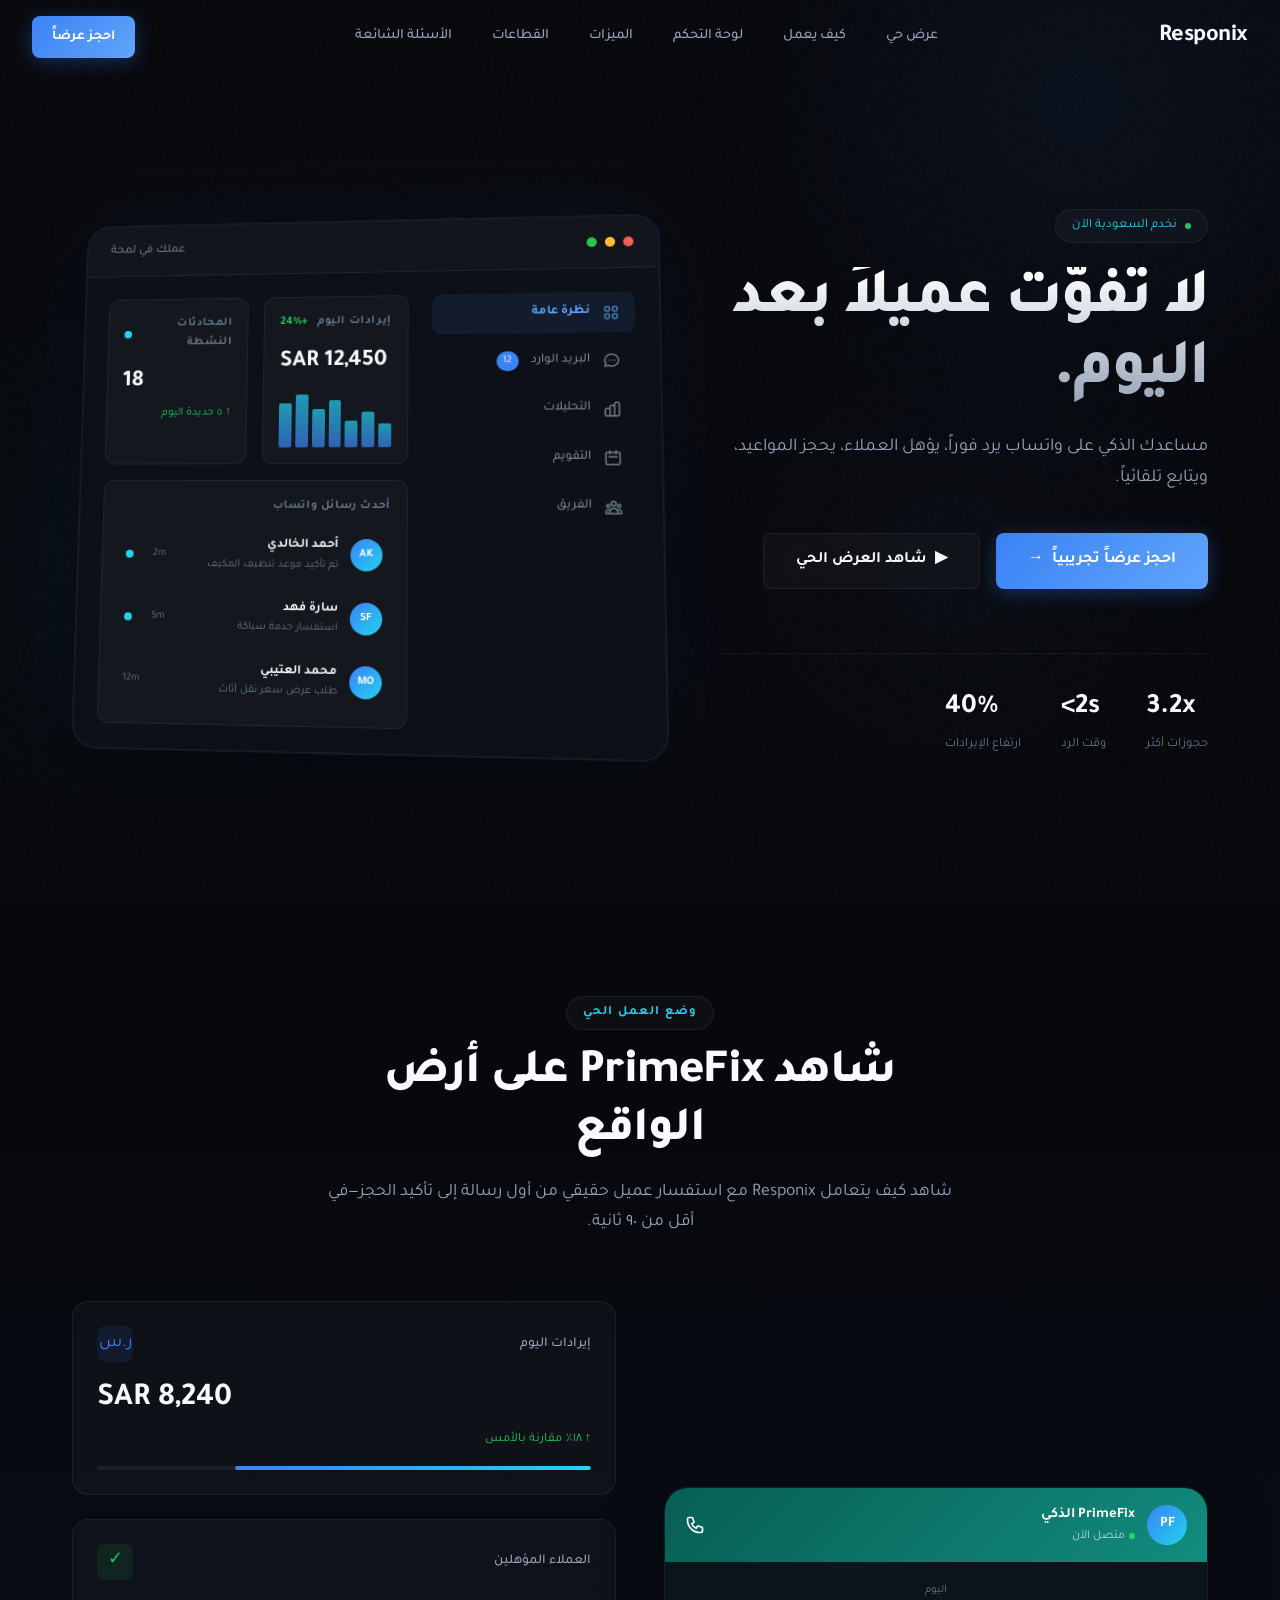
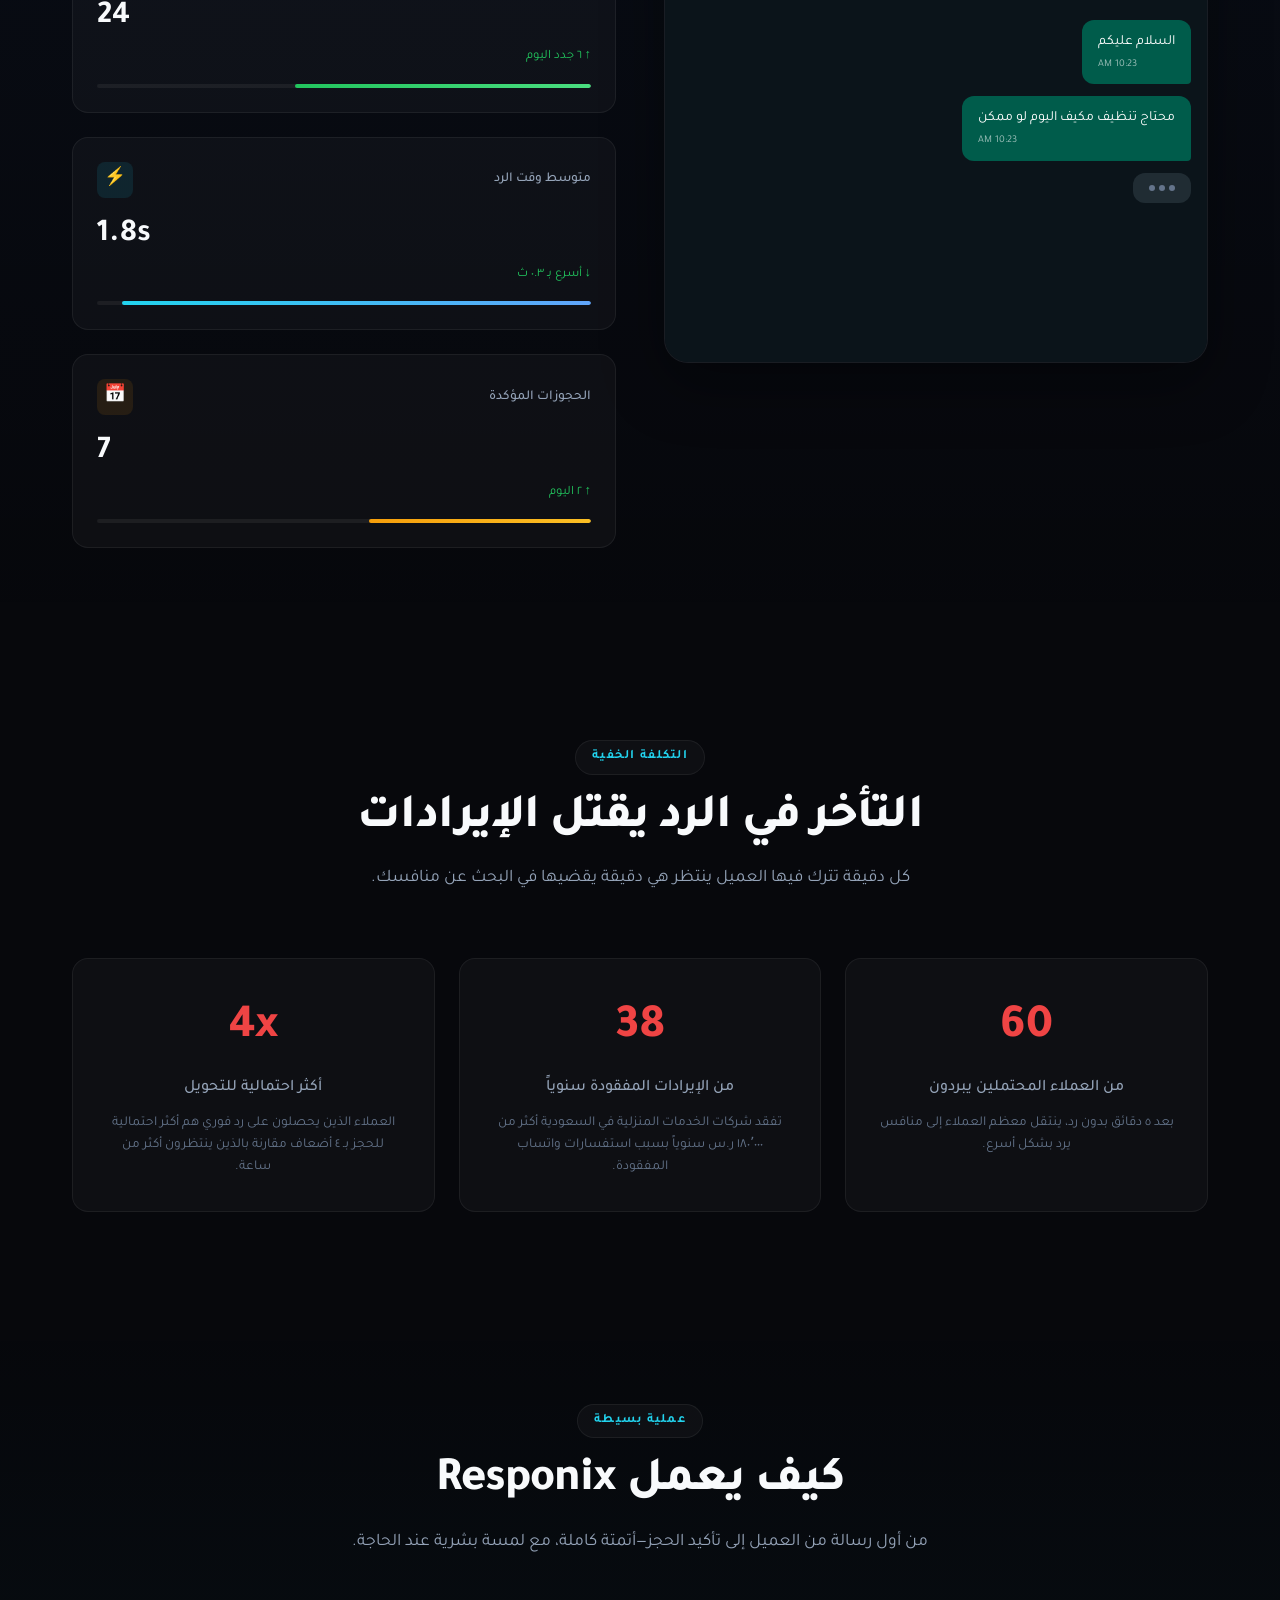
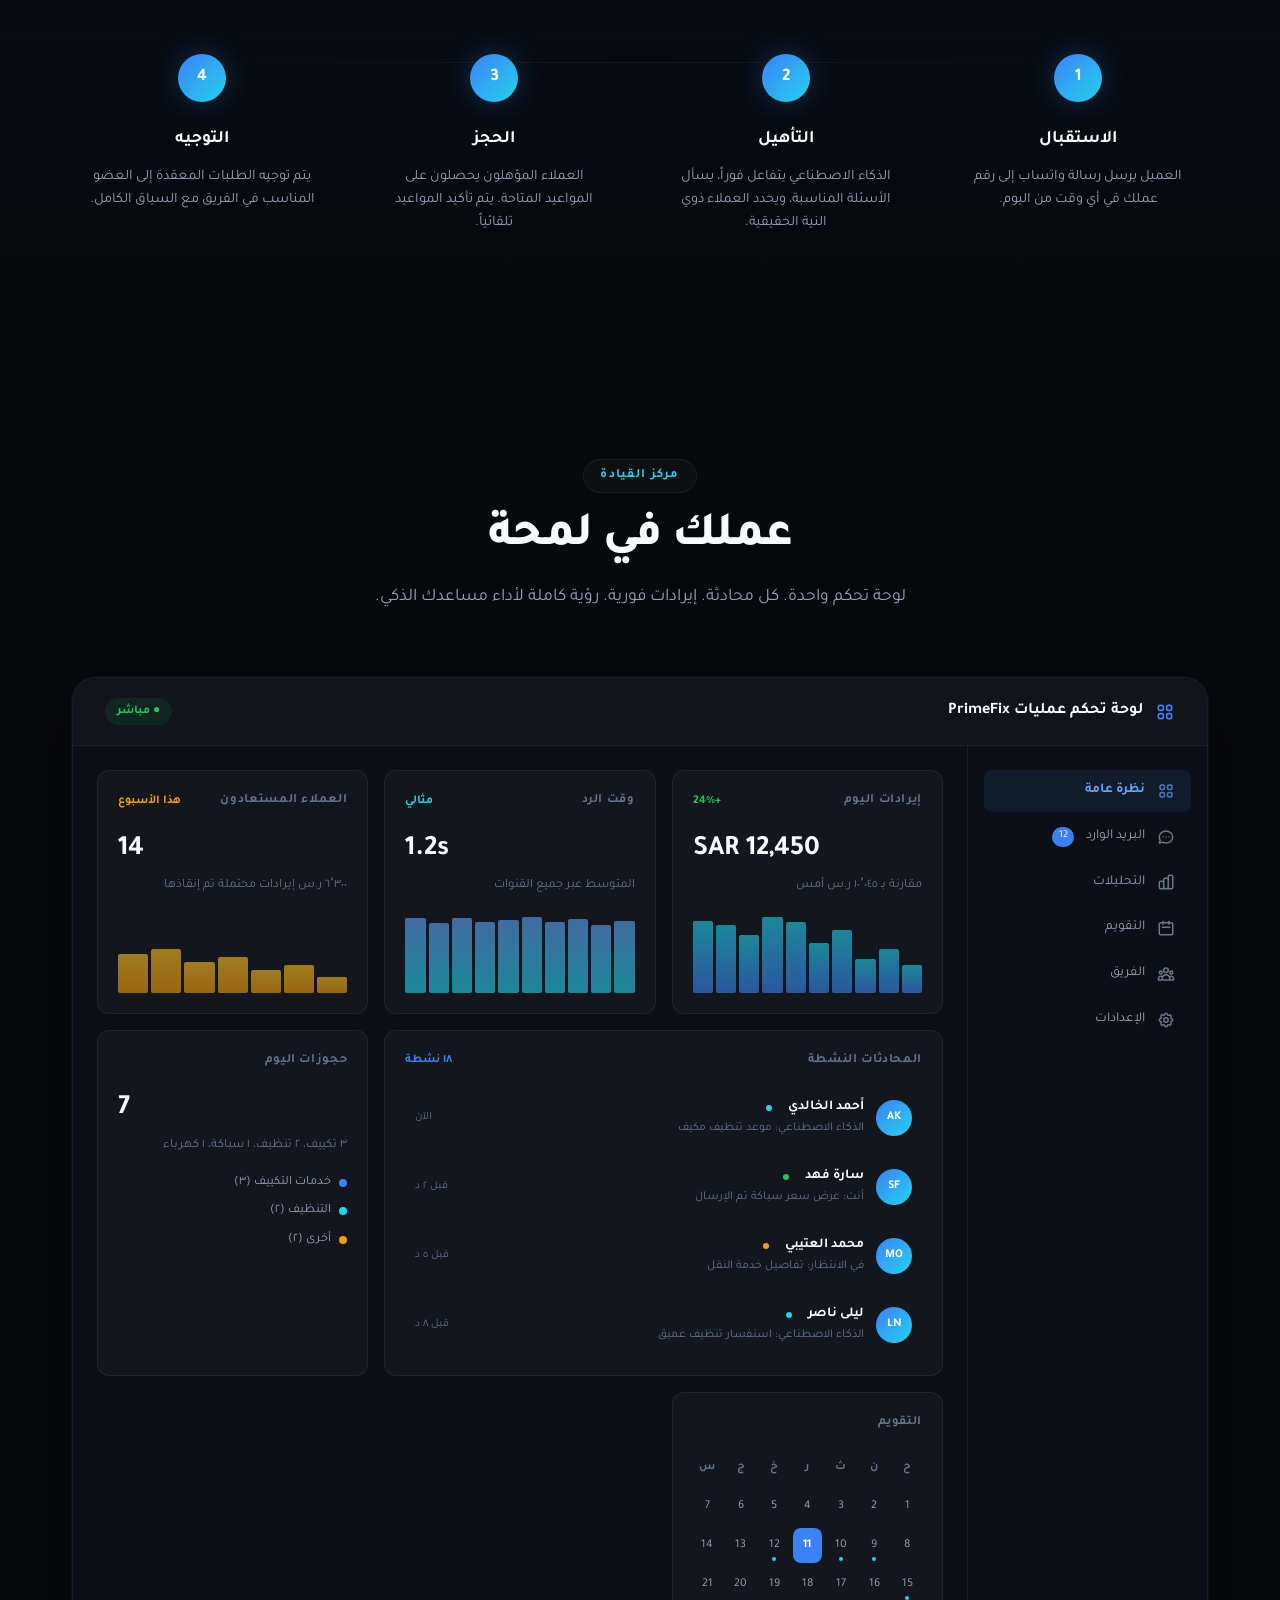
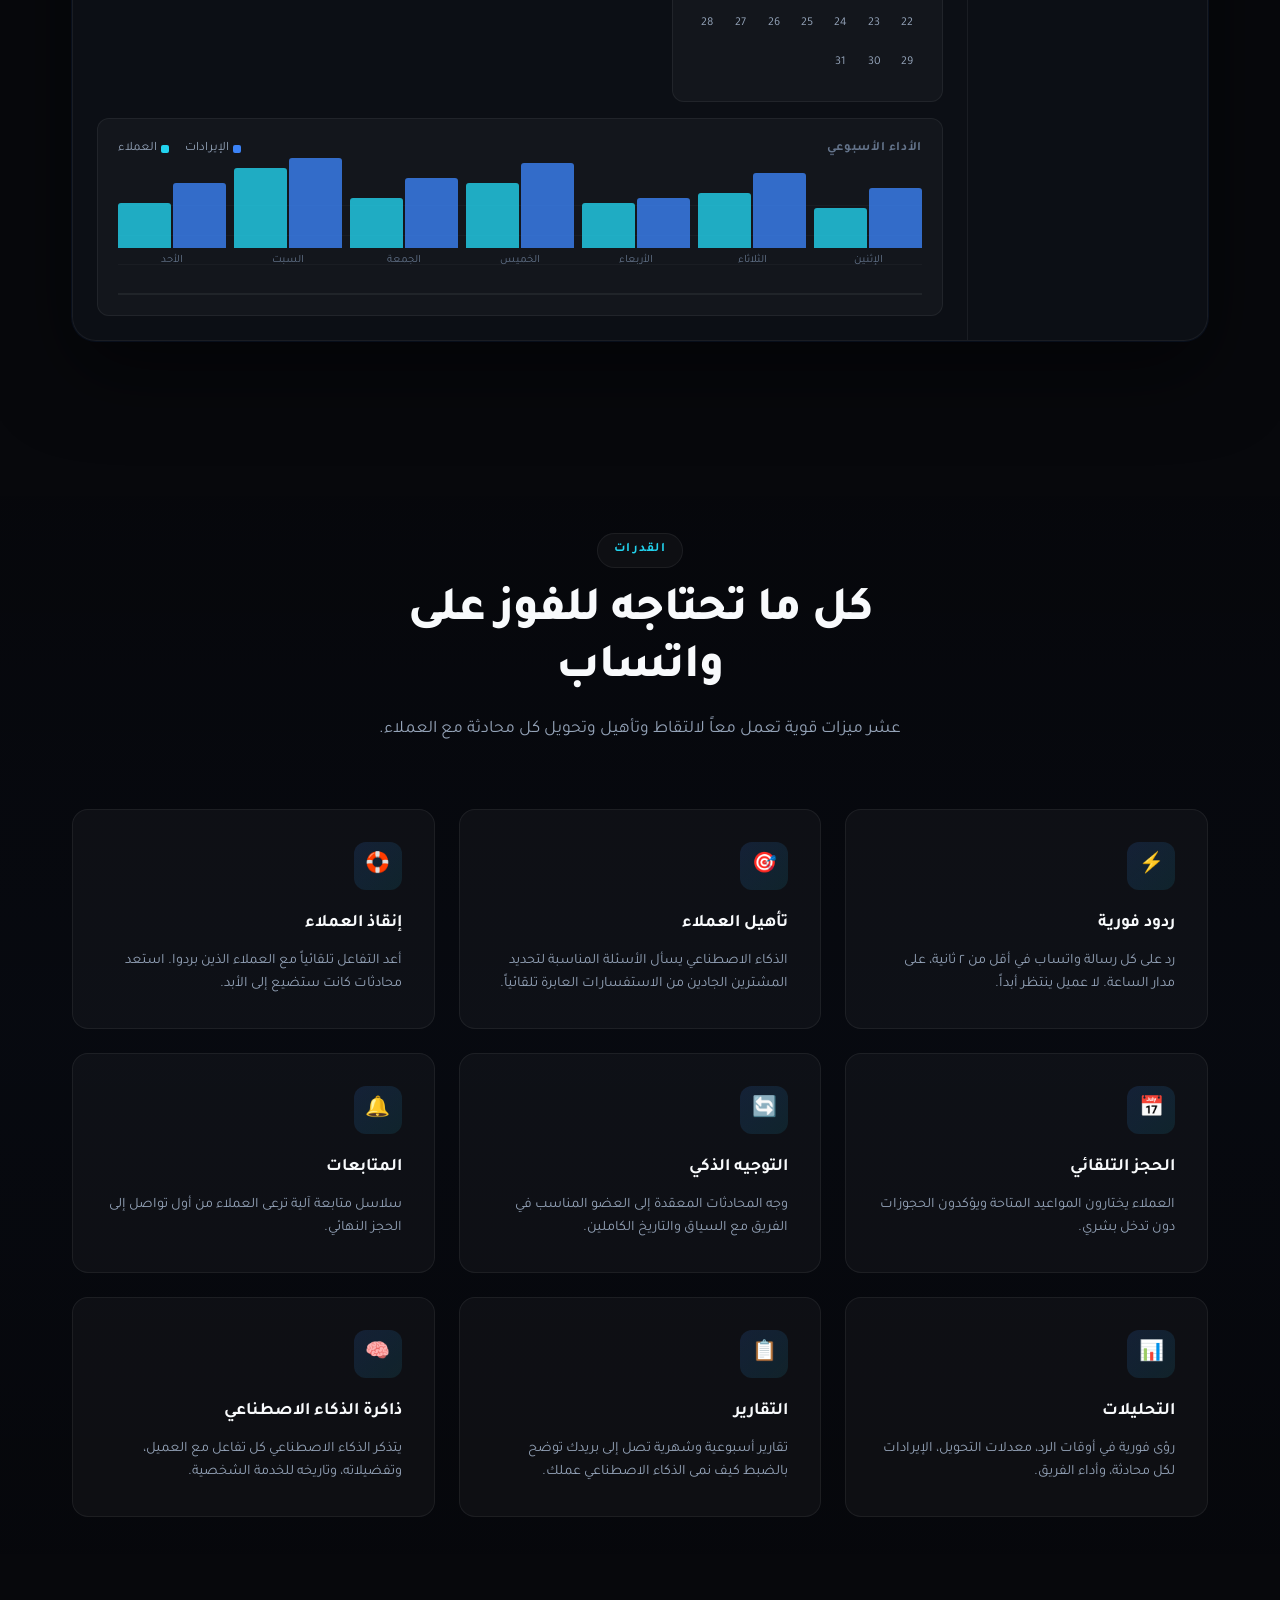
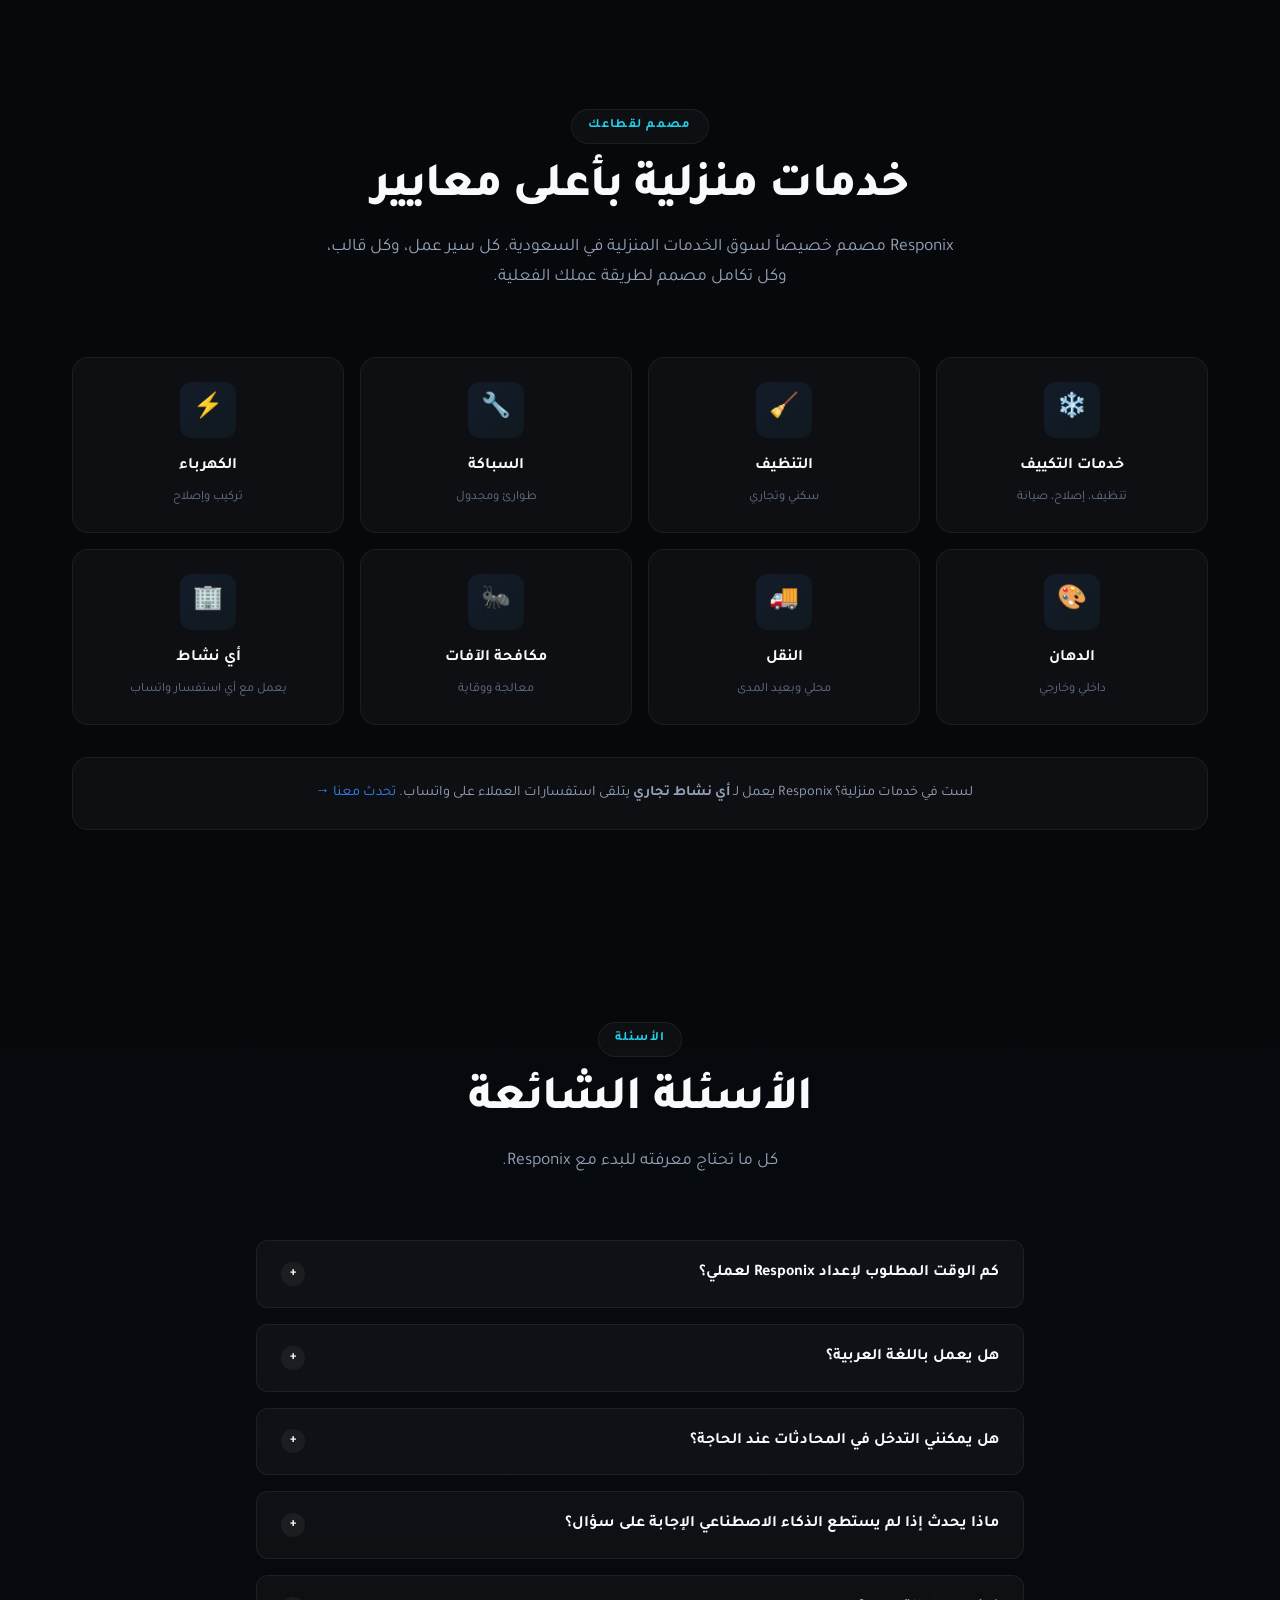
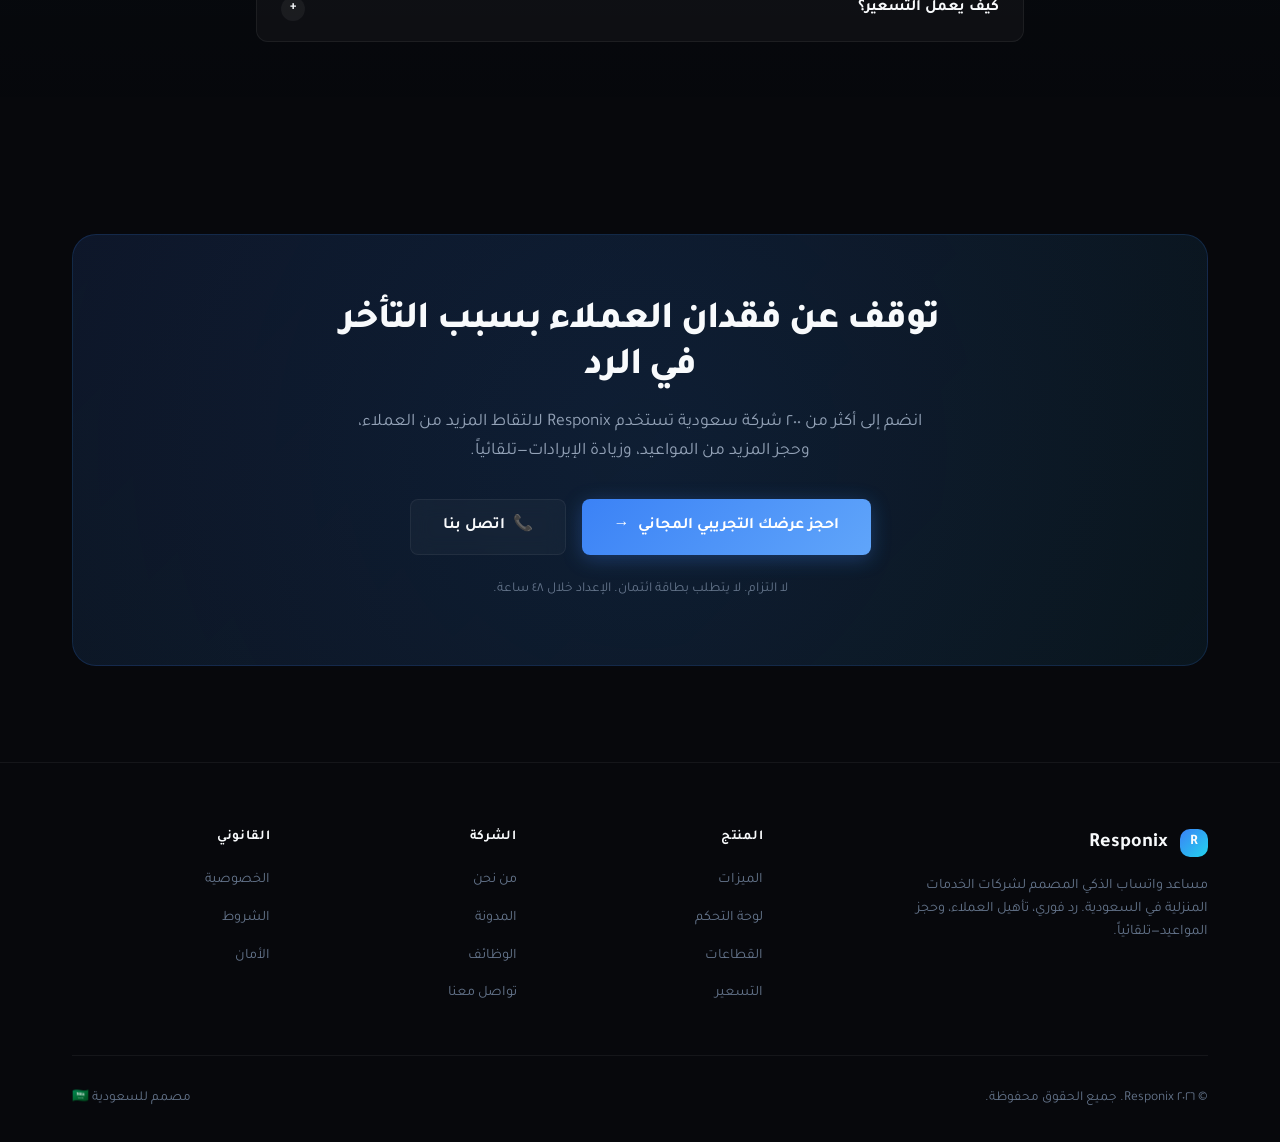
<file: index.html>
<!DOCTYPE html>
<html lang="ar" dir="rtl">
<head>
    <meta charset="UTF-8">
    <meta name="viewport" content="width=device-width, initial-scale=1.0">
    <title>Responix — لا تفوّت عميلاً بعد اليوم</title>
    <link rel="preconnect" href="https://fonts.googleapis.com">
    <link rel="preconnect" href="https://fonts.gstatic.com" crossorigin>
    <link href="https://fonts.googleapis.com/css2?family=Tajawal:wght@300;400;500;600;700;800;900&display=swap" rel="stylesheet">
    <style>
        :root {
            --bg-primary: #07080c;
            --bg-secondary: #0e1118;
            --bg-card: rgba(14, 17, 24, 0.85);
            --bg-glass: rgba(255, 255, 255, 0.03);
            --border: rgba(255, 255, 255, 0.06);
            --border-hover: rgba(255, 255, 255, 0.12);
            --accent-blue: #3b82f6;
            --accent-cyan: #22d3ee;
            --accent-light: #60a5fa;
            --accent-glow: rgba(59, 130, 246, 0.15);
            --text-primary: #f8fafc;
            --text-secondary: #94a3b8;
            --text-muted: #64748b;
            --success: #22c55e;
            --warning: #f59e0b;
            --danger: #ef4444;
            --radius-sm: 8px;
            --radius-md: 12px;
            --radius-lg: 16px;
            --radius-xl: 24px;
            --transition: all 0.3s cubic-bezier(0.4, 0, 0.2, 1);
        }

        * {
            margin: 0;
            padding: 0;
            box-sizing: border-box;
        }

        html {
            scroll-behavior: smooth;
        }

        body {
            font-family: -apple-system, BlinkMacSystemFont, 'Segoe UI', Roboto, 'Helvetica Neue', Arial, sans-serif;
            background: var(--bg-primary);
            color: var(--text-primary);
            line-height: 1.6;
            overflow-x: hidden;
            -webkit-font-smoothing: antialiased;
        }

        /* Ambient Background */
        .ambient-bg {
            position: fixed;
            top: 0;
            left: 0;
            width: 100%;
            height: 100%;
            pointer-events: none;
            z-index: 0;
            overflow: hidden;
        }

        .ambient-orb {
            position: absolute;
            border-radius: 50%;
            filter: blur(120px);
            opacity: 0.4;
            animation: orbFloat 20s ease-in-out infinite;
        }

        .ambient-orb:nth-child(1) {
            width: 600px;
            height: 600px;
            background: radial-gradient(circle, rgba(59, 130, 246, 0.3), transparent 70%);
            top: -200px;
            right: -100px;
        }

        .ambient-orb:nth-child(2) {
            width: 500px;
            height: 500px;
            background: radial-gradient(circle, rgba(34, 211, 238, 0.15), transparent 70%);
            bottom: 10%;
            left: -150px;
            animation-delay: -5s;
        }

        .ambient-orb:nth-child(3) {
            width: 400px;
            height: 400px;
            background: radial-gradient(circle, rgba(96, 165, 250, 0.2), transparent 70%);
            top: 40%;
            right: 10%;
            animation-delay: -10s;
        }

        @keyframes orbFloat {
            0%, 100% { transform: translate(0, 0) scale(1); }
            33% { transform: translate(30px, -30px) scale(1.05); }
            66% { transform: translate(-20px, 20px) scale(0.95); }
        }

        /* Noise Texture */
        .noise-overlay {
            position: fixed;
            top: 0;
            left: 0;
            width: 100%;
            height: 100%;
            pointer-events: none;
            z-index: 1;
            opacity: 0.03;
            background-image: url("data:image/svg+xml,%3Csvg viewBox='0 0 256 256' xmlns='http://www.w3.org/2000/svg'%3E%3Cfilter id='noise'%3E%3CfeTurbulence type='fractalNoise' baseFrequency='0.9' numOctaves='4' stitchTiles='stitch'/%3E%3C/filter%3E%3Crect width='100%25' height='100%25' filter='url(%23noise)'/%3E%3C/svg%3E");
        }

        /* Navigation */
        nav {
            position: fixed;
            top: 0;
            left: 0;
            right: 0;
            z-index: 1000;
            padding: 1rem 2rem;
            transition: var(--transition);
        }

        nav.scrolled {
            background: rgba(7, 8, 12, 0.8);
            backdrop-filter: blur(20px) saturate(1.5);
            border-bottom: 1px solid var(--border);
        }

        .nav-container {
            max-width: 1280px;
            margin: 0 auto;
            display: flex;
            align-items: center;
            justify-content: space-between;
        }

        .logo {
            display: flex;
            align-items: center;
            gap: 0.75rem;
            font-size: 1.5rem;
            font-weight: 700;
            letter-spacing: -0.02em;
            color: var(--text-primary);
            text-decoration: none;
        }

        .logo-icon {
            width: 36px;
            height: 36px;
            background: linear-gradient(135deg, var(--accent-blue), var(--accent-cyan));
            border-radius: 10px;
            display: flex;
            align-items: center;
            justify-content: center;
            font-size: 1.1rem;
        }

        .nav-links {
            display: flex;
            gap: 2.5rem;
            list-style: none;
        }

        .nav-links a {
            color: var(--text-secondary);
            text-decoration: none;
            font-size: 0.9rem;
            font-weight: 500;
            transition: var(--transition);
            position: relative;
        }

        .nav-links a:hover {
            color: var(--text-primary);
        }

        .nav-links a::after {
            content: '';
            position: absolute;
            bottom: -4px;
            left: 0;
            width: 0;
            height: 2px;
            background: linear-gradient(90deg, var(--accent-blue), var(--accent-cyan));
            transition: var(--transition);
        }

        .nav-links a:hover::after {
            width: 100%;
        }

        .nav-cta {
            display: flex;
            gap: 1rem;
        }

        .btn {
            padding: 0.6rem 1.25rem;
            border-radius: var(--radius-sm);
            font-size: 0.875rem;
            font-weight: 600;
            cursor: pointer;
            transition: var(--transition);
            border: none;
            text-decoration: none;
            display: inline-flex;
            align-items: center;
            gap: 0.5rem;
        }

        .btn-primary {
            background: linear-gradient(135deg, var(--accent-blue), var(--accent-light));
            color: white;
            box-shadow: 0 4px 20px rgba(59, 130, 246, 0.3);
        }

        .btn-primary:hover {
            transform: translateY(-1px);
            box-shadow: 0 8px 30px rgba(59, 130, 246, 0.4);
        }

        .btn-secondary {
            background: var(--bg-glass);
            color: var(--text-primary);
            border: 1px solid var(--border);
            backdrop-filter: blur(10px);
        }

        .btn-secondary:hover {
            background: rgba(255, 255, 255, 0.06);
            border-color: var(--border-hover);
        }

        .btn-large {
            padding: 0.875rem 2rem;
            font-size: 1rem;
        }

        .mobile-menu-btn {
            display: none;
            background: none;
            border: none;
            color: var(--text-primary);
            font-size: 1.5rem;
            cursor: pointer;
        }

        /* Sections */
        section {
            position: relative;
            z-index: 2;
        }

        .container {
            max-width: 1200px;
            margin: 0 auto;
            padding: 0 2rem;
        }

        /* Hero */
        .hero {
            min-height: 100vh;
            display: flex;
            align-items: center;
            padding: 8rem 0 4rem;
            position: relative;
            overflow: hidden;
        }

        .hero-grid {
            display: grid;
            grid-template-columns: 1fr 1.2fr;
            gap: 4rem;
            align-items: center;
        }

        .hero-content {
            max-width: 560px;
        }

        .badge {
            display: inline-flex;
            align-items: center;
            gap: 0.5rem;
            padding: 0.375rem 1rem;
            background: var(--bg-glass);
            border: 1px solid var(--border);
            border-radius: 100px;
            font-size: 0.8rem;
            color: var(--accent-cyan);
            margin-bottom: 1.5rem;
            backdrop-filter: blur(10px);
        }

        .badge-dot {
            width: 6px;
            height: 6px;
            background: var(--success);
            border-radius: 50%;
            animation: pulse 2s infinite;
        }

        @keyframes pulse {
            0%, 100% { opacity: 1; }
            50% { opacity: 0.4; }
        }

        h1 {
            font-size: clamp(2.5rem, 5vw, 4rem);
            font-weight: 800;
            line-height: 1.1;
            letter-spacing: -0.03em;
            margin-bottom: 1.5rem;
            background: linear-gradient(180deg, #ffffff 0%, #94a3b8 100%);
            -webkit-background-clip: text;
            -webkit-text-fill-color: transparent;
            background-clip: text;
        }

        .hero-subtitle {
            font-size: 1.125rem;
            color: var(--text-secondary);
            margin-bottom: 2.5rem;
            line-height: 1.7;
            max-width: 480px;
        }

        .hero-buttons {
            display: flex;
            gap: 1rem;
            flex-wrap: wrap;
        }

        .hero-stats {
            display: flex;
            gap: 2.5rem;
            margin-top: 4rem;
            padding-top: 2rem;
            border-top: 1px solid var(--border);
        }

        .hero-stat {
            display: flex;
            flex-direction: column;
            gap: 0.25rem;
        }

        .hero-stat-value {
            font-size: 1.75rem;
            font-weight: 700;
            color: var(--text-primary);
        }

        .hero-stat-label {
            font-size: 0.8rem;
            color: var(--text-muted);
        }

        /* Hero Dashboard */
        .hero-dashboard {
            position: relative;
            transform: perspective(1000px) rotateY(-5deg) rotateX(5deg);
            transition: transform 0.5s ease;
        }

        .hero-dashboard:hover {
            transform: perspective(1000px) rotateY(-2deg) rotateX(2deg);
        }

        .dashboard-frame {
            background: var(--bg-card);
            border: 1px solid var(--border);
            border-radius: var(--radius-xl);
            overflow: hidden;
            box-shadow: 
                0 0 0 1px rgba(59, 130, 246, 0.1),
                0 20px 60px rgba(0, 0, 0, 0.5),
                0 0 100px rgba(59, 130, 246, 0.08);
            backdrop-filter: blur(20px);
        }

        .dashboard-header {
            display: flex;
            align-items: center;
            justify-content: space-between;
            padding: 1rem 1.5rem;
            border-bottom: 1px solid var(--border);
            background: rgba(255, 255, 255, 0.02);
        }

        .dashboard-dots {
            display: flex;
            gap: 0.5rem;
        }

        .dashboard-dot {
            width: 10px;
            height: 10px;
            border-radius: 50%;
        }

        .dashboard-dot:nth-child(1) { background: #ff5f57; }
        .dashboard-dot:nth-child(2) { background: #febc2e; }
        .dashboard-dot:nth-child(3) { background: #28c840; }

        .dashboard-body {
            padding: 1.5rem;
            display: grid;
            grid-template-columns: 200px 1fr;
            gap: 1.5rem;
            min-height: 400px;
        }

        .dashboard-sidebar {
            display: flex;
            flex-direction: column;
            gap: 0.5rem;
        }

        .sidebar-item {
            display: flex;
            align-items: center;
            gap: 0.75rem;
            padding: 0.625rem 0.875rem;
            border-radius: var(--radius-sm);
            font-size: 0.8rem;
            color: var(--text-secondary);
            cursor: pointer;
            transition: var(--transition);
        }

        .sidebar-item:hover, .sidebar-item.active {
            background: rgba(59, 130, 246, 0.1);
            color: var(--accent-light);
        }

        .sidebar-item.active {
            font-weight: 600;
        }

        .sidebar-icon {
            width: 18px;
            height: 18px;
            opacity: 0.7;
        }

        .dashboard-main {
            display: grid;
            grid-template-columns: repeat(2, 1fr);
            gap: 1rem;
        }

        .widget {
            background: var(--bg-glass);
            border: 1px solid var(--border);
            border-radius: var(--radius-md);
            padding: 1rem;
            transition: var(--transition);
        }

        .widget:hover {
            border-color: var(--border-hover);
            background: rgba(255, 255, 255, 0.04);
        }

        .widget-header {
            display: flex;
            align-items: center;
            justify-content: space-between;
            margin-bottom: 0.75rem;
        }

        .widget-title {
            font-size: 0.75rem;
            font-weight: 600;
            color: var(--text-muted);
            text-transform: uppercase;
            letter-spacing: 0.05em;
        }

        .widget-value {
            font-size: 1.5rem;
            font-weight: 700;
            color: var(--text-primary);
        }

        .widget-trend {
            display: flex;
            align-items: center;
            gap: 0.25rem;
            font-size: 0.75rem;
            color: var(--success);
            margin-top: 0.25rem;
        }

        .widget-chart {
            height: 60px;
            display: flex;
            align-items: flex-end;
            gap: 4px;
            margin-top: 0.5rem;
        }

        .chart-bar {
            flex: 1;
            background: linear-gradient(to top, var(--accent-blue), var(--accent-cyan));
            border-radius: 2px;
            opacity: 0.7;
            transition: opacity 0.3s;
        }

        .chart-bar:hover {
            opacity: 1;
        }

        .inbox-list {
            display: flex;
            flex-direction: column;
            gap: 0.5rem;
        }

        .inbox-item {
            display: flex;
            align-items: center;
            gap: 0.75rem;
            padding: 0.5rem;
            border-radius: var(--radius-sm);
            transition: var(--transition);
        }

        .inbox-item:hover {
            background: rgba(255, 255, 255, 0.03);
        }

        .inbox-avatar {
            width: 32px;
            height: 32px;
            border-radius: 50%;
            background: linear-gradient(135deg, var(--accent-blue), var(--accent-cyan));
            display: flex;
            align-items: center;
            justify-content: center;
            font-size: 0.7rem;
            font-weight: 700;
            color: white;
            flex-shrink: 0;
        }

        .inbox-content {
            flex: 1;
            min-width: 0;
        }

        .inbox-name {
            font-size: 0.8rem;
            font-weight: 600;
            color: var(--text-primary);
            white-space: nowrap;
            overflow: hidden;
            text-overflow: ellipsis;
        }

        .inbox-preview {
            font-size: 0.7rem;
            color: var(--text-muted);
            white-space: nowrap;
            overflow: hidden;
            text-overflow: ellipsis;
        }

        .inbox-time {
            font-size: 0.65rem;
            color: var(--text-muted);
            flex-shrink: 0;
        }

        .inbox-badge {
            width: 8px;
            height: 8px;
            background: var(--accent-cyan);
            border-radius: 50%;
            flex-shrink: 0;
            animation: pulse 2s infinite;
        }

        /* Live Business Section */
        .live-business {
            padding: 6rem 0;
            background: linear-gradient(180deg, transparent, rgba(59, 130, 246, 0.03), transparent);
        }

        .section-header {
            text-align: center;
            max-width: 640px;
            margin: 0 auto 4rem;
        }

        .section-label {
            display: inline-block;
            padding: 0.375rem 1rem;
            background: var(--bg-glass);
            border: 1px solid var(--border);
            border-radius: 100px;
            font-size: 0.8rem;
            color: var(--accent-cyan);
            margin-bottom: 1rem;
            text-transform: uppercase;
            letter-spacing: 0.1em;
            font-weight: 600;
        }

        h2 {
            font-size: clamp(2rem, 4vw, 3rem);
            font-weight: 800;
            letter-spacing: -0.02em;
            margin-bottom: 1rem;
            line-height: 1.2;
        }

        .section-subtitle {
            color: var(--text-secondary);
            font-size: 1.1rem;
            line-height: 1.7;
        }

        .live-demo-grid {
            display: grid;
            grid-template-columns: 1fr 1fr;
            gap: 3rem;
            align-items: center;
        }

        /* WhatsApp Chat */
        .whatsapp-container {
            background: var(--bg-card);
            border: 1px solid var(--border);
            border-radius: var(--radius-xl);
            overflow: hidden;
            box-shadow: 0 20px 60px rgba(0, 0, 0, 0.4);
        }

        .whatsapp-header {
            background: linear-gradient(135deg, #075e54, #128c7e);
            padding: 1rem 1.25rem;
            display: flex;
            align-items: center;
            gap: 0.75rem;
        }

        .whatsapp-avatar {
            width: 40px;
            height: 40px;
            border-radius: 50%;
            background: linear-gradient(135deg, var(--accent-blue), var(--accent-cyan));
            display: flex;
            align-items: center;
            justify-content: center;
            font-weight: 700;
            color: white;
            font-size: 0.9rem;
        }

        .whatsapp-info {
            flex: 1;
        }

        .whatsapp-name {
            font-weight: 600;
            font-size: 0.9rem;
            color: white;
        }

        .whatsapp-status {
            font-size: 0.75rem;
            color: rgba(255, 255, 255, 0.7);
            display: flex;
            align-items: center;
            gap: 0.25rem;
        }

        .status-dot {
            width: 6px;
            height: 6px;
            background: #25d366;
            border-radius: 50%;
        }

        .whatsapp-chat {
            background: #0b141a;
            padding: 1rem;
            min-height: 400px;
            max-height: 500px;
            overflow-y: auto;
            display: flex;
            flex-direction: column;
            gap: 0.75rem;
        }

        .chat-message {
            max-width: 80%;
            padding: 0.75rem 1rem;
            border-radius: var(--radius-md);
            font-size: 0.875rem;
            line-height: 1.5;
            animation: messageSlide 0.4s ease forwards;
            opacity: 0;
            transform: translateY(10px);
            position: relative;
        }

        @keyframes messageSlide {
            to {
                opacity: 1;
                transform: translateY(0);
            }
        }

        .chat-message.customer {
            align-self: flex-end;
            background: #005c4b;
            color: white;
            border-bottom-right-radius: 4px;
        }

        .chat-message.ai {
            align-self: flex-start;
            background: #202c33;
            color: var(--text-primary);
            border-bottom-left-radius: 4px;
        }

        .chat-message.typing {
            background: #202c33;
            padding: 0.75rem 1rem;
            display: flex;
            align-items: center;
            gap: 0.25rem;
            width: fit-content;
        }

        .typing-dot {
            width: 6px;
            height: 6px;
            background: var(--text-muted);
            border-radius: 50%;
            animation: typingBounce 1.4s infinite;
        }

        .typing-dot:nth-child(2) { animation-delay: 0.2s; }
        .typing-dot:nth-child(3) { animation-delay: 0.4s; }

        @keyframes typingBounce {
            0%, 60%, 100% { transform: translateY(0); }
            30% { transform: translateY(-4px); }
        }

        .chat-time {
            font-size: 0.65rem;
            color: var(--text-muted);
            margin-top: 0.25rem;
            text-align: right;
        }

        .chat-message.customer .chat-time {
            color: rgba(255, 255, 255, 0.6);
        }

        /* Live Metrics */
        .live-metrics {
            display: flex;
            flex-direction: column;
            gap: 1.5rem;
        }

        .metric-card {
            background: var(--bg-glass);
            border: 1px solid var(--border);
            border-radius: var(--radius-lg);
            padding: 1.5rem;
            transition: var(--transition);
            position: relative;
            overflow: hidden;
        }

        .metric-card::before {
            content: '';
            position: absolute;
            top: 0;
            left: 0;
            right: 0;
            height: 2px;
            background: linear-gradient(90deg, var(--accent-blue), var(--accent-cyan));
            opacity: 0;
            transition: opacity 0.3s;
        }

        .metric-card:hover::before {
            opacity: 1;
        }

        .metric-card:hover {
            border-color: var(--border-hover);
            transform: translateY(-2px);
            box-shadow: 0 10px 40px rgba(0, 0, 0, 0.3);
        }

        .metric-header {
            display: flex;
            align-items: center;
            justify-content: space-between;
            margin-bottom: 0.75rem;
        }

        .metric-label {
            font-size: 0.85rem;
            color: var(--text-secondary);
            font-weight: 500;
        }

        .metric-icon {
            width: 36px;
            height: 36px;
            border-radius: var(--radius-sm);
            background: rgba(59, 130, 246, 0.1);
            display: flex;
            align-items: center;
            justify-content: center;
            color: var(--accent-blue);
            font-size: 1.1rem;
        }

        .metric-value {
            font-size: 2rem;
            font-weight: 700;
            color: var(--text-primary);
            font-variant-numeric: tabular-nums;
        }

        .metric-change {
            display: flex;
            align-items: center;
            gap: 0.25rem;
            font-size: 0.8rem;
            color: var(--success);
            margin-top: 0.25rem;
        }

        .metric-progress {
            height: 4px;
            background: rgba(255, 255, 255, 0.06);
            border-radius: 100px;
            margin-top: 1rem;
            overflow: hidden;
        }

        .metric-progress-bar {
            height: 100%;
            background: linear-gradient(90deg, var(--accent-blue), var(--accent-cyan));
            border-radius: 100px;
            transition: width 1s ease;
        }

        /* Cost Section */
        .cost-section {
            padding: 6rem 0;
            position: relative;
        }

        .cost-grid {
            display: grid;
            grid-template-columns: repeat(3, 1fr);
            gap: 1.5rem;
            margin-top: 3rem;
        }

        .cost-card {
            background: var(--bg-glass);
            border: 1px solid var(--border);
            border-radius: var(--radius-lg);
            padding: 2rem;
            text-align: center;
            transition: var(--transition);
            position: relative;
            overflow: hidden;
        }

        .cost-card:hover {
            border-color: var(--border-hover);
            transform: translateY(-4px);
            box-shadow: 0 20px 50px rgba(0, 0, 0, 0.3);
        }

        .cost-number {
            font-size: 3rem;
            font-weight: 800;
            color: var(--danger);
            margin-bottom: 0.5rem;
            font-variant-numeric: tabular-nums;
        }

        .cost-label {
            font-size: 1rem;
            color: var(--text-secondary);
            font-weight: 500;
        }

        .cost-desc {
            font-size: 0.85rem;
            color: var(--text-muted);
            margin-top: 0.75rem;
            line-height: 1.6;
        }

        /* How It Works */
        .how-it-works {
            padding: 6rem 0;
            background: linear-gradient(180deg, transparent, rgba(34, 211, 238, 0.02), transparent);
        }

        .steps-grid {
            display: grid;
            grid-template-columns: repeat(4, 1fr);
            gap: 2rem;
            margin-top: 3rem;
            position: relative;
        }

        .steps-grid::before {
            content: '';
            position: absolute;
            top: 2.5rem;
            left: 10%;
            right: 10%;
            height: 1px;
            background: linear-gradient(90deg, transparent, var(--border), transparent);
            z-index: 0;
        }

        .step-card {
            position: relative;
            z-index: 1;
            text-align: center;
            padding: 2rem 1rem;
        }

        .step-number {
            width: 48px;
            height: 48px;
            border-radius: 50%;
            background: linear-gradient(135deg, var(--accent-blue), var(--accent-cyan));
            display: flex;
            align-items: center;
            justify-content: center;
            font-weight: 700;
            font-size: 1.1rem;
            color: white;
            margin: 0 auto 1.5rem;
            box-shadow: 0 0 30px rgba(59, 130, 246, 0.3);
        }

        .step-title {
            font-size: 1.1rem;
            font-weight: 700;
            margin-bottom: 0.75rem;
            color: var(--text-primary);
        }

        .step-desc {
            font-size: 0.9rem;
            color: var(--text-secondary);
            line-height: 1.6;
        }

        /* Dashboard Preview */
        .dashboard-preview {
            padding: 6rem 0;
        }

        .full-dashboard {
            background: var(--bg-card);
            border: 1px solid var(--border);
            border-radius: var(--radius-xl);
            overflow: hidden;
            box-shadow: 
                0 0 0 1px rgba(59, 130, 246, 0.08),
                0 30px 80px rgba(0, 0, 0, 0.5);
            margin-top: 3rem;
        }

        .full-dashboard-header {
            display: flex;
            align-items: center;
            justify-content: space-between;
            padding: 1.25rem 2rem;
            border-bottom: 1px solid var(--border);
            background: rgba(255, 255, 255, 0.02);
        }

        .full-dashboard-title {
            font-size: 1rem;
            font-weight: 600;
            display: flex;
            align-items: center;
            gap: 0.75rem;
        }

        .dashboard-badge {
            padding: 0.25rem 0.75rem;
            background: rgba(34, 197, 94, 0.1);
            color: var(--success);
            border-radius: 100px;
            font-size: 0.75rem;
            font-weight: 600;
        }

        .full-dashboard-body {
            display: grid;
            grid-template-columns: 240px 1fr;
            min-height: 600px;
        }

        .dashboard-nav {
            border-right: 1px solid var(--border);
            padding: 1.5rem 1rem;
            display: flex;
            flex-direction: column;
            gap: 0.25rem;
        }

        .nav-item {
            display: flex;
            align-items: center;
            gap: 0.75rem;
            padding: 0.625rem 1rem;
            border-radius: var(--radius-sm);
            font-size: 0.85rem;
            color: var(--text-secondary);
            cursor: pointer;
            transition: var(--transition);
        }

        .nav-item:hover, .nav-item.active {
            background: rgba(59, 130, 246, 0.1);
            color: var(--accent-light);
        }

        .nav-item.active {
            font-weight: 600;
        }

        .nav-icon {
            width: 18px;
            height: 18px;
            opacity: 0.7;
        }

        .dashboard-content {
            padding: 1.5rem;
            display: grid;
            grid-template-columns: repeat(3, 1fr);
            gap: 1rem;
            align-content: start;
        }

        .dash-widget {
            background: var(--bg-glass);
            border: 1px solid var(--border);
            border-radius: var(--radius-md);
            padding: 1.25rem;
            transition: var(--transition);
        }

        .dash-widget:hover {
            border-color: var(--border-hover);
        }

        .dash-widget.large {
            grid-column: span 2;
        }

        .dash-widget.full {
            grid-column: span 3;
        }

        .dash-widget-header {
            display: flex;
            align-items: center;
            justify-content: space-between;
            margin-bottom: 1rem;
        }

        .dash-widget-title {
            font-size: 0.8rem;
            font-weight: 600;
            color: var(--text-muted);
            text-transform: uppercase;
            letter-spacing: 0.05em;
        }

        .dash-widget-value {
            font-size: 1.75rem;
            font-weight: 700;
            color: var(--text-primary);
            margin-bottom: 0.25rem;
        }

        .dash-widget-sub {
            font-size: 0.8rem;
            color: var(--text-muted);
        }

        .mini-chart {
            height: 80px;
            display: flex;
            align-items: flex-end;
            gap: 3px;
            margin-top: 1rem;
        }

        .mini-bar {
            flex: 1;
            background: linear-gradient(to top, var(--accent-blue), var(--accent-cyan));
            border-radius: 2px;
            opacity: 0.6;
            transition: opacity 0.3s, transform 0.3s;
            transform-origin: bottom;
        }

        .mini-bar:hover {
            opacity: 1;
            transform: scaleY(1.1);
        }

        .conversation-list {
            display: flex;
            flex-direction: column;
            gap: 0.5rem;
        }

        .conv-item {
            display: flex;
            align-items: center;
            gap: 0.75rem;
            padding: 0.625rem;
            border-radius: var(--radius-sm);
            transition: var(--transition);
        }

        .conv-item:hover {
            background: rgba(255, 255, 255, 0.03);
        }

        .conv-avatar {
            width: 36px;
            height: 36px;
            border-radius: 50%;
            background: linear-gradient(135deg, var(--accent-blue), var(--accent-cyan));
            display: flex;
            align-items: center;
            justify-content: center;
            font-size: 0.75rem;
            font-weight: 700;
            color: white;
            flex-shrink: 0;
        }

        .conv-details {
            flex: 1;
            min-width: 0;
        }

        .conv-name {
            font-size: 0.85rem;
            font-weight: 600;
            color: var(--text-primary);
            display: flex;
            align-items: center;
            gap: 0.5rem;
        }

        .conv-status {
            width: 6px;
            height: 6px;
            border-radius: 50%;
            flex-shrink: 0;
        }

        .conv-status.active { background: var(--success); }
        .conv-status.pending { background: var(--warning); }
        .conv-status.ai { background: var(--accent-cyan); }

        .conv-msg {
            font-size: 0.75rem;
            color: var(--text-muted);
            white-space: nowrap;
            overflow: hidden;
            text-overflow: ellipsis;
        }

        .conv-time {
            font-size: 0.7rem;
            color: var(--text-muted);
            flex-shrink: 0;
        }

        .calendar-grid {
            display: grid;
            grid-template-columns: repeat(7, 1fr);
            gap: 0.25rem;
            text-align: center;
            font-size: 0.75rem;
        }

        .cal-day-header {
            color: var(--text-muted);
            font-weight: 600;
            padding: 0.5rem 0;
        }

        .cal-day {
            padding: 0.5rem 0;
            border-radius: var(--radius-sm);
            color: var(--text-secondary);
            cursor: pointer;
            transition: var(--transition);
        }

        .cal-day:hover {
            background: rgba(255, 255, 255, 0.05);
        }

        .cal-day.active {
            background: var(--accent-blue);
            color: white;
            font-weight: 600;
        }

        .cal-day.has-event {
            position: relative;
        }

        .cal-day.has-event::after {
            content: '';
            position: absolute;
            bottom: 2px;
            left: 50%;
            transform: translateX(-50%);
            width: 4px;
            height: 4px;
            background: var(--accent-cyan);
            border-radius: 50%;
        }

        /* Features */
        .features {
            padding: 6rem 0;
            background: linear-gradient(180deg, transparent, rgba(59, 130, 246, 0.02), transparent);
        }

        .features-grid {
            display: grid;
            grid-template-columns: repeat(3, 1fr);
            gap: 1.5rem;
            margin-top: 3rem;
        }

        .feature-card {
            background: var(--bg-glass);
            border: 1px solid var(--border);
            border-radius: var(--radius-lg);
            padding: 2rem;
            transition: var(--transition);
            position: relative;
            overflow: hidden;
        }

        .feature-card::before {
            content: '';
            position: absolute;
            top: 0;
            left: 0;
            width: 100%;
            height: 2px;
            background: linear-gradient(90deg, var(--accent-blue), var(--accent-cyan));
            opacity: 0;
            transition: opacity 0.3s;
        }

        .feature-card:hover::before {
            opacity: 1;
        }

        .feature-card:hover {
            border-color: var(--border-hover);
            transform: translateY(-4px);
            box-shadow: 0 20px 50px rgba(0, 0, 0, 0.3);
        }

        .feature-icon {
            width: 48px;
            height: 48px;
            border-radius: var(--radius-md);
            background: linear-gradient(135deg, rgba(59, 130, 246, 0.15), rgba(34, 211, 238, 0.1));
            display: flex;
            align-items: center;
            justify-content: center;
            margin-bottom: 1.25rem;
            font-size: 1.25rem;
            color: var(--accent-blue);
        }

        .feature-title {
            font-size: 1.1rem;
            font-weight: 700;
            margin-bottom: 0.75rem;
            color: var(--text-primary);
        }

        .feature-desc {
            font-size: 0.9rem;
            color: var(--text-secondary);
            line-height: 1.6;
        }

        /* Industries */
        .industries {
            padding: 6rem 0;
        }

        .industries-grid {
            display: grid;
            grid-template-columns: repeat(4, 1fr);
            gap: 1rem;
            margin-top: 3rem;
        }

        .industry-card {
            background: var(--bg-glass);
            border: 1px solid var(--border);
            border-radius: var(--radius-lg);
            padding: 1.5rem;
            text-align: center;
            transition: var(--transition);
            cursor: pointer;
        }

        .industry-card:hover {
            border-color: var(--accent-blue);
            transform: translateY(-4px);
            box-shadow: 0 15px 40px rgba(59, 130, 246, 0.1);
        }

        .industry-icon {
            width: 56px;
            height: 56px;
            border-radius: var(--radius-md);
            background: linear-gradient(135deg, rgba(59, 130, 246, 0.1), rgba(34, 211, 238, 0.05));
            display: flex;
            align-items: center;
            justify-content: center;
            margin: 0 auto 1rem;
            font-size: 1.5rem;
        }

        .industry-name {
            font-size: 1rem;
            font-weight: 700;
            color: var(--text-primary);
            margin-bottom: 0.5rem;
        }

        .industry-desc {
            font-size: 0.8rem;
            color: var(--text-muted);
        }

        .industries-footer {
            text-align: center;
            margin-top: 2rem;
            padding: 1.5rem;
            background: var(--bg-glass);
            border: 1px solid var(--border);
            border-radius: var(--radius-lg);
            color: var(--text-secondary);
            font-size: 0.9rem;
        }

        /* FAQ */
        .faq {
            padding: 6rem 0;
            background: linear-gradient(180deg, transparent, rgba(34, 211, 238, 0.02), transparent);
        }

        .faq-list {
            max-width: 768px;
            margin: 3rem auto 0;
            display: flex;
            flex-direction: column;
            gap: 1rem;
        }

        .faq-item {
            background: var(--bg-glass);
            border: 1px solid var(--border);
            border-radius: var(--radius-md);
            overflow: hidden;
            transition: var(--transition);
        }

        .faq-item:hover {
            border-color: var(--border-hover);
        }

        .faq-question {
            padding: 1.25rem 1.5rem;
            display: flex;
            align-items: center;
            justify-content: space-between;
            cursor: pointer;
            font-weight: 600;
            font-size: 1rem;
            color: var(--text-primary);
            transition: var(--transition);
        }

        .faq-question:hover {
            color: var(--accent-light);
        }

        .faq-icon {
            width: 24px;
            height: 24px;
            border-radius: 50%;
            background: rgba(255, 255, 255, 0.05);
            display: flex;
            align-items: center;
            justify-content: center;
            font-size: 0.8rem;
            transition: transform 0.3s ease;
            flex-shrink: 0;
        }

        .faq-item.open .faq-icon {
            transform: rotate(45deg);
        }

        .faq-answer {
            max-height: 0;
            overflow: hidden;
            transition: max-height 0.4s ease, padding 0.4s ease;
        }

        .faq-item.open .faq-answer {
            max-height: 300px;
            padding: 0 1.5rem 1.25rem;
        }

        .faq-answer p {
            color: var(--text-secondary);
            line-height: 1.7;
            font-size: 0.95rem;
        }

        /* CTA */
        .cta-section {
            padding: 6rem 0;
        }

        .cta-card {
            background: linear-gradient(135deg, rgba(59, 130, 246, 0.1), rgba(34, 211, 238, 0.05));
            border: 1px solid rgba(59, 130, 246, 0.2);
            border-radius: var(--radius-xl);
            padding: 4rem 2rem;
            text-align: center;
            position: relative;
            overflow: hidden;
        }

        .cta-card::before {
            content: '';
            position: absolute;
            top: -50%;
            left: -50%;
            width: 200%;
            height: 200%;
            background: radial-gradient(circle, rgba(59, 130, 246, 0.1), transparent 70%);
            animation: ctaGlow 10s ease-in-out infinite;
        }

        @keyframes ctaGlow {
            0%, 100% { transform: translate(0, 0); }
            50% { transform: translate(10%, 10%); }
        }

        .cta-content {
            position: relative;
            z-index: 1;
            max-width: 600px;
            margin: 0 auto;
        }

        .cta-title {
            font-size: clamp(1.75rem, 3vw, 2.5rem);
            font-weight: 800;
            margin-bottom: 1rem;
            letter-spacing: -0.02em;
        }

        .cta-subtitle {
            font-size: 1.1rem;
            color: var(--text-secondary);
            margin-bottom: 2rem;
            line-height: 1.7;
        }

        .cta-buttons {
            display: flex;
            gap: 1rem;
            justify-content: center;
            flex-wrap: wrap;
        }

        /* Footer */
        footer {
            padding: 4rem 0 2rem;
            border-top: 1px solid var(--border);
            position: relative;
            z-index: 2;
        }

        .footer-grid {
            display: grid;
            grid-template-columns: 2fr 1fr 1fr 1fr;
            gap: 3rem;
            margin-bottom: 3rem;
        }

        .footer-brand {
            max-width: 300px;
        }

        .footer-logo {
            display: flex;
            align-items: center;
            gap: 0.75rem;
            font-size: 1.25rem;
            font-weight: 700;
            color: var(--text-primary);
            text-decoration: none;
            margin-bottom: 1rem;
        }

        .footer-desc {
            color: var(--text-muted);
            font-size: 0.9rem;
            line-height: 1.6;
        }

        .footer-title {
            font-size: 0.85rem;
            font-weight: 600;
            color: var(--text-primary);
            margin-bottom: 1.25rem;
            text-transform: uppercase;
            letter-spacing: 0.05em;
        }

        .footer-links {
            list-style: none;
            display: flex;
            flex-direction: column;
            gap: 0.75rem;
        }

        .footer-links a {
            color: var(--text-muted);
            text-decoration: none;
            font-size: 0.9rem;
            transition: var(--transition);
        }

        .footer-links a:hover {
            color: var(--accent-light);
        }

        .footer-bottom {
            display: flex;
            align-items: center;
            justify-content: space-between;
            padding-top: 2rem;
            border-top: 1px solid var(--border);
            color: var(--text-muted);
            font-size: 0.85rem;
        }

        /* Scroll Animations */
        .animate-on-scroll {
            opacity: 0;
            transform: translateY(30px);
            transition: opacity 0.8s ease, transform 0.8s ease;
        }

        .animate-on-scroll.visible {
            opacity: 1;
            transform: translateY(0);
        }

        .animate-delay-1 { transition-delay: 0.1s; }
        .animate-delay-2 { transition-delay: 0.2s; }
        .animate-delay-3 { transition-delay: 0.3s; }
        .animate-delay-4 { transition-delay: 0.4s; }

        /* Responsive */
        @media (max-width: 1024px) {
            .hero-grid {
                grid-template-columns: 1fr;
                gap: 3rem;
            }
            .hero-dashboard {
                order: -1;
                max-width: 600px;
                margin: 0 auto;
            }
            .live-demo-grid {
                grid-template-columns: 1fr;
            }
            .cost-grid {
                grid-template-columns: 1fr;
            }
            .steps-grid {
                grid-template-columns: repeat(2, 1fr);
            }
            .steps-grid::before {
                display: none;
            }
            .features-grid {
                grid-template-columns: repeat(2, 1fr);
            }
            .industries-grid {
                grid-template-columns: repeat(2, 1fr);
            }
            .full-dashboard-body {
                grid-template-columns: 1fr;
            }
            .dashboard-nav {
                display: none;
            }
            .dashboard-content {
                grid-template-columns: 1fr;
            }
            .dash-widget.large, .dash-widget.full {
                grid-column: span 1;
            }
            .footer-grid {
                grid-template-columns: repeat(2, 1fr);
            }
        }

        @media (max-width: 768px) {
            .nav-links, .nav-cta {
                display: none;
            }
            .mobile-menu-btn {
                display: block;
            }
            .hero {
                padding: 6rem 0 3rem;
            }
            .hero-stats {
                flex-direction: column;
                gap: 1.5rem;
            }
            .steps-grid {
                grid-template-columns: 1fr;
            }
            .features-grid {
                grid-template-columns: 1fr;
            }
            .industries-grid {
                grid-template-columns: 1fr;
            }
            .footer-grid {
                grid-template-columns: 1fr;
                gap: 2rem;
            }
            .footer-bottom {
                flex-direction: column;
                gap: 1rem;
                text-align: center;
            }
            .dashboard-body {
                grid-template-columns: 1fr;
            }
            .dashboard-sidebar {
                display: none;
            }
        }

        /* Utility */
        .text-gradient {
            background: linear-gradient(135deg, var(--accent-blue), var(--accent-cyan));
            -webkit-background-clip: text;
            -webkit-text-fill-color: transparent;
            background-clip: text;
        }

        .glow-blue {
            box-shadow: 0 0 40px rgba(59, 130, 246, 0.15);
        }

        /* Scrollbar */
        ::-webkit-scrollbar {
            width: 8px;
        }
        ::-webkit-scrollbar-track {
            background: var(--bg-primary);
        }
        ::-webkit-scrollbar-thumb {
            background: var(--border);
            border-radius: 100px;
        }
        ::-webkit-scrollbar-thumb:hover {
            background: var(--text-muted);
        }

        /* RTL Support */
        html[dir="rtl"] body {
            font-family: 'Tajawal', -apple-system, BlinkMacSystemFont, 'Segoe UI', Roboto, sans-serif;
        }
        html[dir="rtl"] .hero-grid,
        html[dir="rtl"] .hero-content,
        html[dir="rtl"] .hero-subtitle,
        html[dir="rtl"] .hero-buttons,
        html[dir="rtl"] .hero-stats,
        html[dir="rtl"] .nav-container,
        html[dir="rtl"] .nav-links,
        html[dir="rtl"] .section-header,
        html[dir="rtl"] .section-subtitle,
        html[dir="rtl"] .live-demo-grid,
        html[dir="rtl"] .live-metrics,
        html[dir="rtl"] .metric-header,
        html[dir="rtl"] .metric-change,
        html[dir="rtl"] .cost-grid,
        html[dir="rtl"] .cost-card,
        html[dir="rtl"] .steps-grid,
        html[dir="rtl"] .step-card,
        html[dir="rtl"] .features-grid,
        html[dir="rtl"] .feature-card,
        html[dir="rtl"] .industries-grid,
        html[dir="rtl"] .industry-card,
        html[dir="rtl"] .faq-list,
        html[dir="rtl"] .faq-question,
        html[dir="rtl"] .faq-answer p,
        html[dir="rtl"] .cta-content,
        html[dir="rtl"] .cta-subtitle,
        html[dir="rtl"] .cta-buttons,
        html[dir="rtl"] .footer-grid,
        html[dir="rtl"] .footer-brand,
        html[dir="rtl"] .footer-desc,
        html[dir="rtl"] .footer-links,
        html[dir="rtl"] .footer-bottom,
        html[dir="rtl"] .dashboard-body,
        html[dir="rtl"] .dashboard-sidebar,
        html[dir="rtl"] .sidebar-item,
        html[dir="rtl"] .dashboard-main,
        html[dir="rtl"] .widget,
        html[dir="rtl"] .widget-header,
        html[dir="rtl"] .inbox-list,
        html[dir="rtl"] .inbox-item,
        html[dir="rtl"] .inbox-content,
        html[dir="rtl"] .full-dashboard-body,
        html[dir="rtl"] .dashboard-nav,
        html[dir="rtl"] .dashboard-content,
        html[dir="rtl"] .dash-widget,
        html[dir="rtl"] .dash-widget-header,
        html[dir="rtl"] .conversation-list,
        html[dir="rtl"] .conv-item,
        html[dir="rtl"] .conv-details,
        html[dir="rtl"] .calendar-grid,
        html[dir="rtl"] form,
        html[dir="rtl"] input,
        html[dir="rtl"] label {
            direction: rtl;
        }
        html[dir="rtl"] .feature-card { text-align: right; }
        html[dir="rtl"] .faq-question { text-align: right; }
        html[dir="rtl"] .faq-answer p { text-align: right; }
        html[dir="rtl"] .footer-brand { text-align: right; }
        html[dir="rtl"] .footer-desc { text-align: right; }
        html[dir="rtl"] .footer-links { text-align: right; }
        html[dir="rtl"] .inbox-content { text-align: right; }
        html[dir="rtl"] .conv-details { text-align: right; }
        html[dir="rtl"] .dashboard-nav {
            border-right: none;
            border-left: 1px solid var(--border);
        }
        html[dir="rtl"] .faq-icon {
            margin-left: 0;
            margin-right: auto;
        }
        html[dir="rtl"] .inbox-time {
            margin-left: 0;
            margin-right: auto;
        }
        html[dir="rtl"] .conv-time {
            margin-left: 0;
            margin-right: auto;
        }
        html[dir="rtl"] .inbox-badge {
            margin-left: 0;
            margin-right: 0.5rem;
        }
        html[dir="rtl"] .conv-status {
            margin-left: 0;
            margin-right: 0.5rem;
        }
        html[dir="rtl"] .whatsapp-chat {
            direction: rtl;
        }
        html[dir="rtl"] .chat-message.customer {
            align-self: flex-start;
            border-bottom-right-radius: 4px;
            border-bottom-left-radius: var(--radius-md);
        }
        html[dir="rtl"] .chat-message.ai {
            align-self: flex-end;
            border-bottom-left-radius: 4px;
            border-bottom-right-radius: var(--radius-md);
        }
        html[dir="rtl"] .chat-time {
            text-align: left;
        }
        html[dir="rtl"] .chat-message.customer .chat-time {
            text-align: left;
        }
        html[dir="rtl"] .cost-number,
        html[dir="rtl"] .metric-value,
        html[dir="rtl"] .widget-value,
        html[dir="rtl"] .dash-widget-value,
        html[dir="rtl"] .hero-stat-value {
            direction: ltr;
        }
        body {
            transition: opacity 0.3s ease;
        }
        body.lang-switching {
            opacity: 0.7;
        }
    </style>
</head>
<body>
    <!-- Ambient Background -->
    <div class="ambient-bg">
        <div class="ambient-orb"></div>
        <div class="ambient-orb"></div>
        <div class="ambient-orb"></div>
    </div>
    <div class="noise-overlay"></div>

    <!-- Navigation -->
    <nav id="navbar">
        <div class="nav-container">
            <a href="#" class="logo">Responix</a>
            <ul class="nav-links">
                <li><a href="#live">عرض حي</a></li>
                <li><a href="#how">كيف يعمل</a></li>
                <li><a href="#dashboard">لوحة التحكم</a></li>
                <li><a href="#features">الميزات</a></li>
                <li><a href="#industries">القطاعات</a></li>
                <li><a href="#faq">الأسئلة الشائعة</a></li>
            </ul>
            
            <div class="nav-cta">
                <a href="#cta" class="btn btn-primary">احجز عرضاً</a>
            </div>
            <button class="mobile-menu-btn" onclick="toggleMobileMenu()">☰</button>
        </div>
    </nav>

    <!-- Hero Section -->
    <section class="hero">
        <div class="container">
            <div class="hero-grid">
                <div class="hero-content">
                    <div class="badge">
                        <span class="badge-dot"></span>
                        <span>نخدم السعودية الآن</span>
                    </div>
                    <h1>لا تفوّت عميلاً بعد اليوم.</h1>
                    <p class="hero-subtitle">مساعدك الذكي على واتساب يرد فوراً، يؤهل العملاء، يحجز المواعيد، ويتابع تلقائياً.</p>
                    <div class="hero-buttons">
                        <a href="#cta" class="btn btn-primary btn-large">
                            <span>احجز عرضاً تجريبياً</span>
                            <span>→</span>
                        </a>
                        <a href="#live" class="btn btn-secondary btn-large">
                            <span>▶</span>
                            <span>شاهد العرض الحي</span>
                        </a>
                    </div>
                    <div class="hero-stats">
                        <div class="hero-stat">
                            <span class="hero-stat-value">3.2x</span>
                            <span class="hero-stat-label">حجوزات أكثر</span>
                        </div>
                        <div class="hero-stat">
                            <span class="hero-stat-value">&lt;2s</span>
                            <span class="hero-stat-label">وقت الرد</span>
                        </div>
                        <div class="hero-stat">
                            <span class="hero-stat-value">40%</span>
                            <span class="hero-stat-label">ارتفاع الإيرادات</span>
                        </div>
                    </div>
                </div>
                <div class="hero-dashboard">
                    <div class="dashboard-frame">
                        <div class="dashboard-header">
                            <div class="dashboard-dots">
                                <div class="dashboard-dot"></div>
                                <div class="dashboard-dot"></div>
                                <div class="dashboard-dot"></div>
                            </div>
                            <span style="font-size: 0.8rem; color: var(--text-muted); font-weight: 500;">عملك في لمحة</span>
                        </div>
                        <div class="dashboard-body">
                            <div class="dashboard-sidebar">
                                <div class="sidebar-item active">
                                    <svg class="sidebar-icon" fill="none" stroke="currentColor" viewBox="0 0 24 24"><path stroke-linecap="round" stroke-linejoin="round" stroke-width="2" d="M4 6a2 2 0 012-2h2a2 2 0 012 2v2a2 2 0 01-2 2H6a2 2 0 01-2-2V6zM14 6a2 2 0 012-2h2a2 2 0 012 2v2a2 2 0 01-2 2h-2a2 2 0 01-2-2V6zM4 16a2 2 0 012-2h2a2 2 0 012 2v2a2 2 0 01-2 2H6a2 2 0 01-2-2v-2zM14 16a2 2 0 012-2h2a2 2 0 012 2v2a2 2 0 01-2 2h-2a2 2 0 01-2-2v-2z"/></svg>
                                    <span>نظرة عامة</span>
                                </div>
                                <div class="sidebar-item">
                                    <svg class="sidebar-icon" fill="none" stroke="currentColor" viewBox="0 0 24 24"><path stroke-linecap="round" stroke-linejoin="round" stroke-width="2" d="M8 12h.01M12 12h.01M16 12h.01M21 12c0 4.418-4.03 8-9 8a9.863 9.863 0 01-4.255-.949L3 20l1.395-3.72C3.512 15.042 3 13.574 3 12c0-4.418 4.03-8 9-8s9 3.582 9 8z"/></svg>
                                    <span>البريد الوارد</span>
                                    <span style="margin-left: auto; background: var(--accent-blue); color: white; font-size: 0.65rem; padding: 0.1rem 0.4rem; border-radius: 100px;">12</span>
                                </div>
                                <div class="sidebar-item">
                                    <svg class="sidebar-icon" fill="none" stroke="currentColor" viewBox="0 0 24 24"><path stroke-linecap="round" stroke-linejoin="round" stroke-width="2" d="M9 19v-6a2 2 0 00-2-2H5a2 2 0 00-2 2v6a2 2 0 002 2h2a2 2 0 002-2zm0 0V9a2 2 0 012-2h2a2 2 0 012 2v10m-6 0a2 2 0 002 2h2a2 2 0 002-2m0 0V5a2 2 0 012-2h2a2 2 0 012 2v14a2 2 0 01-2 2h-2a2 2 0 01-2-2z"/></svg>
                                    <span>التحليلات</span>
                                </div>
                                <div class="sidebar-item">
                                    <svg class="sidebar-icon" fill="none" stroke="currentColor" viewBox="0 0 24 24"><path stroke-linecap="round" stroke-linejoin="round" stroke-width="2" d="M8 7V3m8 4V3m-9 8h10M5 21h14a2 2 0 002-2V7a2 2 0 00-2-2H5a2 2 0 00-2 2v12a2 2 0 002 2z"/></svg>
                                    <span>التقويم</span>
                                </div>
                                <div class="sidebar-item">
                                    <svg class="sidebar-icon" fill="none" stroke="currentColor" viewBox="0 0 24 24"><path stroke-linecap="round" stroke-linejoin="round" stroke-width="2" d="M17 20h5v-2a3 3 0 00-5.356-1.857M17 20H7m10 0v-2c0-.656-.126-1.283-.356-1.857M7 20H2v-2a3 3 0 015.356-1.857M7 20v-2c0-.656.126-1.283.356-1.857m0 0a5.002 5.002 0 019.288 0M15 7a3 3 0 11-6 0 3 3 0 016 0zm6 3a2 2 0 11-4 0 2 2 0 014 0zM7 10a2 2 0 11-4 0 2 2 0 014 0z"/></svg>
                                    <span>الفريق</span>
                                </div>
                            </div>
                            <div class="dashboard-main">
                                <div class="widget">
                                    <div class="widget-header">
                                        <span class="widget-title">إيرادات اليوم</span>
                                        <span style="font-size: 0.75rem; color: var(--success); font-weight: 600;">+24%</span>
                                    </div>
                                    <div class="widget-value">SAR 12,450</div>
                                    <div class="widget-chart">
                                        <div class="chart-bar" style="height: 40%"></div>
                                        <div class="chart-bar" style="height: 60%"></div>
                                        <div class="chart-bar" style="height: 45%"></div>
                                        <div class="chart-bar" style="height: 80%"></div>
                                        <div class="chart-bar" style="height: 65%"></div>
                                        <div class="chart-bar" style="height: 90%"></div>
                                        <div class="chart-bar" style="height: 75%"></div>
                                    </div>
                                </div>
                                <div class="widget">
                                    <div class="widget-header">
                                        <span class="widget-title">المحادثات النشطة</span>
                                        <span class="inbox-badge"></span>
                                    </div>
                                    <div class="widget-value">18</div>
                                    <div class="widget-trend">↑ ٥ جديدة اليوم</div>
                                </div>
                                <div class="widget" style="grid-column: span 2;">
                                    <div class="widget-header">
                                        <span class="widget-title">أحدث رسائل واتساب</span>
                                    </div>
                                    <div class="inbox-list">
                                        <div class="inbox-item">
                                            <div class="inbox-avatar">AK</div>
                                            <div class="inbox-content">
                                                <div class="inbox-name">أحمد الخالدي</div>
                                                <div class="inbox-preview">تم تأكيد موعد تنظيف المكيف</div>
                                            </div>
                                            <span class="inbox-time">2m</span>
                                            <span class="inbox-badge"></span>
                                        </div>
                                        <div class="inbox-item">
                                            <div class="inbox-avatar">SF</div>
                                            <div class="inbox-content">
                                                <div class="inbox-name">سارة فهد</div>
                                                <div class="inbox-preview">استفسار خدمة سباكة</div>
                                            </div>
                                            <span class="inbox-time">5m</span>
                                            <span class="inbox-badge"></span>
                                        </div>
                                        <div class="inbox-item">
                                            <div class="inbox-avatar">MO</div>
                                            <div class="inbox-content">
                                                <div class="inbox-name">محمد العتيبي</div>
                                                <div class="inbox-preview">طلب عرض سعر نقل أثاث</div>
                                            </div>
                                            <span class="inbox-time">12m</span>
                                        </div>
                                    </div>
                                </div>
                            </div>
                        </div>
                    </div>
                </div>
            </div>
        </div>
    </section>

    <!-- Live Business Experience -->
    <section class="live-business" id="live">
        <div class="container">
            <div class="section-header animate-on-scroll">
                <span class="section-label">وضع العمل الحي</span>
                <h2>شاهد PrimeFix على أرض الواقع</h2>
                <p class="section-subtitle">شاهد كيف يتعامل Responix مع استفسار عميل حقيقي من أول رسالة إلى تأكيد الحجز—في أقل من ٩٠ ثانية.</p>
            </div>
            <div class="live-demo-grid">
                <div class="whatsapp-container animate-on-scroll">
                    <div class="whatsapp-header">
                        <div class="whatsapp-avatar">PF</div>
                        <div class="whatsapp-info">
                            <div class="whatsapp-name">PrimeFix الذكي</div>
                            <div class="whatsapp-status">
                                <span class="status-dot"></span>
                                <span>متصل الآن</span>
                            </div>
                        </div>
                        <svg width="20" height="20" fill="none" stroke="white" stroke-width="2" viewBox="0 0 24 24"><path stroke-linecap="round" stroke-linejoin="round" d="M3 5a2 2 0 012-2h3.28a1 1 0 01.948.684l1.498 4.493a1 1 0 01-.502 1.21l-2.257 1.13a11.042 11.042 0 005.516 5.516l1.13-2.257a1 1 0 011.21-.502l4.493 1.498a1 1 0 01.684.949V19a2 2 0 01-2 2h-1C9.716 21 3 14.284 3 6V5z"/></svg>
                    </div>
                    <div class="whatsapp-chat" id="whatsappChat">
                        <div class="chat-time" style="text-align: center; color: var(--text-muted); font-size: 0.7rem; margin-bottom: 0.5rem;">اليوم</div>
                    </div>
                </div>
                <div class="live-metrics animate-on-scroll animate-delay-2">
                    <div class="metric-card">
                        <div class="metric-header">
                            <span class="metric-label">إيرادات اليوم</span>
                            <div class="metric-icon">ر.س</div>
                        </div>
                        <div class="metric-value" id="liveRevenue">SAR 8,240</div>
                        <div class="metric-change">↑ ١٨٪ مقارنة بالأمس</div>
                        <div class="metric-progress">
                            <div class="metric-progress-bar" style="width: 72%"></div>
                        </div>
                    </div>
                    <div class="metric-card">
                        <div class="metric-header">
                            <span class="metric-label">العملاء المؤهلين</span>
                            <div class="metric-icon" style="color: var(--success); background: rgba(34, 197, 94, 0.1);">✓</div>
                        </div>
                        <div class="metric-value" id="liveLeads">24</div>
                        <div class="metric-change">↑ ٦ جدد اليوم</div>
                        <div class="metric-progress">
                            <div class="metric-progress-bar" style="width: 60%; background: linear-gradient(90deg, var(--success), #4ade80);"></div>
                        </div>
                    </div>
                    <div class="metric-card">
                        <div class="metric-header">
                            <span class="metric-label">متوسط وقت الرد</span>
                            <div class="metric-icon" style="color: var(--accent-cyan); background: rgba(34, 211, 238, 0.1);">⚡</div>
                        </div>
                        <div class="metric-value" id="liveResponse">1.8s</div>
                        <div class="metric-change">↓ أسرع بـ ٠.٣ ث</div>
                        <div class="metric-progress">
                            <div class="metric-progress-bar" style="width: 95%; background: linear-gradient(90deg, var(--accent-cyan), var(--accent-light));"></div>
                        </div>
                    </div>
                    <div class="metric-card">
                        <div class="metric-header">
                            <span class="metric-label">الحجوزات المؤكدة</span>
                            <div class="metric-icon" style="color: var(--warning); background: rgba(245, 158, 11, 0.1);">📅</div>
                        </div>
                        <div class="metric-value" id="liveBookings">7</div>
                        <div class="metric-change">↑ ٢ اليوم</div>
                        <div class="metric-progress">
                            <div class="metric-progress-bar" style="width: 45%; background: linear-gradient(90deg, var(--warning), #fbbf24);"></div>
                        </div>
                    </div>
                </div>
            </div>
        </div>
    </section>

    <!-- Cost of Slow Replies -->
    <section class="cost-section" id="cost">
        <div class="container">
            <div class="section-header animate-on-scroll">
                <span class="section-label">التكلفة الخفية</span>
                <h2>التأخر في الرد يقتل الإيرادات</h2>
                <p class="section-subtitle">كل دقيقة تترك فيها العميل ينتظر هي دقيقة يقضيها في البحث عن منافسك.</p>
            </div>
            <div class="cost-grid">
                <div class="cost-card animate-on-scroll">
                    <div class="cost-number" data-count="60">٦٠٪</div>
                    <div class="cost-label">من العملاء المحتملين يبردون</div>
                    <div class="cost-desc">بعد ٥ دقائق بدون رد، ينتقل معظم العملاء إلى منافس يرد بشكل أسرع.</div>
                </div>
                <div class="cost-card animate-on-scroll animate-delay-2">
                    <div class="cost-number" data-count="38">٣٨٪</div>
                    <div class="cost-label">من الإيرادات المفقودة سنوياً</div>
                    <div class="cost-desc">تفقد شركات الخدمات المنزلية في السعودية أكثر من ١٨٠٬٠٠٠ ر.س سنوياً بسبب استفسارات واتساب المفقودة.</div>
                </div>
                <div class="cost-card animate-on-scroll animate-delay-3">
                    <div class="cost-number" data-count="4">٤x</div>
                    <div class="cost-label">أكثر احتمالية للتحويل</div>
                    <div class="cost-desc">العملاء الذين يحصلون على رد فوري هم أكثر احتمالية للحجز بـ ٤ أضعاف مقارنة بالذين ينتظرون أكثر من ساعة.</div>
                </div>
            </div>
        </div>
    </section>

    <!-- How It Works -->
    <section class="how-it-works" id="how">
        <div class="container">
            <div class="section-header animate-on-scroll">
                <span class="section-label">عملية بسيطة</span>
                <h2>كيف يعمل Responix</h2>
                <p class="section-subtitle">من أول رسالة من العميل إلى تأكيد الحجز—أتمتة كاملة، مع لمسة بشرية عند الحاجة.</p>
            </div>
            <div class="steps-grid">
                <div class="step-card animate-on-scroll">
                    <div class="step-number">1</div>
                    <h3 class="step-title">الاستقبال</h3>
                    <p class="step-desc">العميل يرسل رسالة واتساب إلى رقم عملك في أي وقت من اليوم.</p>
                </div>
                <div class="step-card animate-on-scroll animate-delay-1">
                    <div class="step-number">2</div>
                    <h3 class="step-title">التأهيل</h3>
                    <p class="step-desc">الذكاء الاصطناعي يتفاعل فوراً، يسأل الأسئلة المناسبة، ويحدد العملاء ذوي النية الحقيقية.</p>
                </div>
                <div class="step-card animate-on-scroll animate-delay-2">
                    <div class="step-number">3</div>
                    <h3 class="step-title">الحجز</h3>
                    <p class="step-desc">العملاء المؤهلون يحصلون على المواعيد المتاحة. يتم تأكيد المواعيد تلقائياً.</p>
                </div>
                <div class="step-card animate-on-scroll animate-delay-3">
                    <div class="step-number">4</div>
                    <h3 class="step-title">التوجيه</h3>
                    <p class="step-desc">يتم توجيه الطلبات المعقدة إلى العضو المناسب في الفريق مع السياق الكامل.</p>
                </div>
            </div>
        </div>
    </section>

    <!-- Dashboard Preview -->
    <section class="dashboard-preview" id="dashboard">
        <div class="container">
            <div class="section-header animate-on-scroll">
                <span class="section-label">مركز القيادة</span>
                <h2>عملك في لمحة</h2>
                <p class="section-subtitle">لوحة تحكم واحدة. كل محادثة. إيرادات فورية. رؤية كاملة لأداء مساعدك الذكي.</p>
            </div>
            <div class="full-dashboard animate-on-scroll">
                <div class="full-dashboard-header">
                    <div class="full-dashboard-title">
                        <svg width="20" height="20" fill="none" stroke="currentColor" stroke-width="2" viewBox="0 0 24 24" style="color: var(--accent-blue);"><path stroke-linecap="round" stroke-linejoin="round" d="M4 6a2 2 0 012-2h2a2 2 0 012 2v2a2 2 0 01-2 2H6a2 2 0 01-2-2V6zM14 6a2 2 0 012-2h2a2 2 0 012 2v2a2 2 0 01-2 2h-2a2 2 0 01-2-2V6zM4 16a2 2 0 012-2h2a2 2 0 012 2v2a2 2 0 01-2 2H6a2 2 0 01-2-2v-2zM14 16a2 2 0 012-2h2a2 2 0 012 2v2a2 2 0 01-2 2h-2a2 2 0 01-2-2v-2z"/></svg>
                        <span>لوحة تحكم عمليات PrimeFix</span>
                    </div>
                    <span class="dashboard-badge">● مباشر</span>
                </div>
                <div class="full-dashboard-body">
                    <div class="dashboard-nav">
                        <div class="nav-item active">
                            <svg class="nav-icon" fill="none" stroke="currentColor" viewBox="0 0 24 24"><path stroke-linecap="round" stroke-linejoin="round" stroke-width="2" d="M4 6a2 2 0 012-2h2a2 2 0 012 2v2a2 2 0 01-2 2H6a2 2 0 01-2-2V6zM14 6a2 2 0 012-2h2a2 2 0 012 2v2a2 2 0 01-2 2h-2a2 2 0 01-2-2V6zM4 16a2 2 0 012-2h2a2 2 0 012 2v2a2 2 0 01-2 2H6a2 2 0 01-2-2v-2zM14 16a2 2 0 012-2h2a2 2 0 012 2v2a2 2 0 01-2 2h-2a2 2 0 01-2-2v-2z"/></svg>
                            <span>نظرة عامة</span>
                        </div>
                        <div class="nav-item">
                            <svg class="nav-icon" fill="none" stroke="currentColor" viewBox="0 0 24 24"><path stroke-linecap="round" stroke-linejoin="round" stroke-width="2" d="M8 12h.01M12 12h.01M16 12h.01M21 12c0 4.418-4.03 8-9 8a9.863 9.863 0 01-4.255-.949L3 20l1.395-3.72C3.512 15.042 3 13.574 3 12c0-4.418 4.03-8 9-8s9 3.582 9 8z"/></svg>
                            <span>البريد الوارد</span> <span style="margin-left: auto; background: var(--accent-blue); color: white; font-size: 0.65rem; padding: 0.1rem 0.4rem; border-radius: 100px;">12</span>
                        </div>
                        <div class="nav-item">
                            <svg class="nav-icon" fill="none" stroke="currentColor" viewBox="0 0 24 24"><path stroke-linecap="round" stroke-linejoin="round" stroke-width="2" d="M9 19v-6a2 2 0 00-2-2H5a2 2 0 00-2 2v6a2 2 0 002 2h2a2 2 0 002-2zm0 0V9a2 2 0 012-2h2a2 2 0 012 2v10m-6 0a2 2 0 002 2h2a2 2 0 002-2m0 0V5a2 2 0 012-2h2a2 2 0 012 2v14a2 2 0 01-2 2h-2a2 2 0 01-2-2z"/></svg>
                            <span>التحليلات</span>
                        </div>
                        <div class="nav-item">
                            <svg class="nav-icon" fill="none" stroke="currentColor" viewBox="0 0 24 24"><path stroke-linecap="round" stroke-linejoin="round" stroke-width="2" d="M8 7V3m8 4V3m-9 8h10M5 21h14a2 2 0 002-2V7a2 2 0 00-2-2H5a2 2 0 00-2 2v12a2 2 0 002 2z"/></svg>
                            <span>التقويم</span>
                        </div>
                        <div class="nav-item">
                            <svg class="nav-icon" fill="none" stroke="currentColor" viewBox="0 0 24 24"><path stroke-linecap="round" stroke-linejoin="round" stroke-width="2" d="M17 20h5v-2a3 3 0 00-5.356-1.857M17 20H7m10 0v-2c0-.656-.126-1.283-.356-1.857M7 20H2v-2a3 3 0 015.356-1.857M7 20v-2c0-.656.126-1.283.356-1.857m0 0a5.002 5.002 0 019.288 0M15 7a3 3 0 11-6 0 3 3 0 016 0zm6 3a2 2 0 11-4 0 2 2 0 014 0zM7 10a2 2 0 11-4 0 2 2 0 014 0z"/></svg>
                            <span>الفريق</span>
                        </div>
                        <div class="nav-item">
                            <svg class="nav-icon" fill="none" stroke="currentColor" viewBox="0 0 24 24"><path stroke-linecap="round" stroke-linejoin="round" stroke-width="2" d="M10.325 4.317c.426-1.756 2.924-1.756 3.35 0a1.724 1.724 0 002.573 1.066c1.543-.94 3.31.826 2.37 2.37a1.724 1.724 0 001.065 2.572c1.756.426 1.756 2.924 0 3.35a1.724 1.724 0 00-1.066 2.573c.94 1.543-.826 3.31-2.37 2.37a1.724 1.724 0 00-2.572 1.065c-.426 1.756-2.924 1.756-3.35 0a1.724 1.724 0 00-2.573-1.066c-1.543.94-3.31-.826-2.37-2.37a1.724 1.724 0 00-1.065-2.572c-1.756-.426-1.756-2.924 0-3.35a1.724 1.724 0 001.066-2.573c-.94-1.543.826-3.31 2.37-2.37.996.608 2.296.07 2.572-1.065z" /><path stroke-linecap="round" stroke-linejoin="round" stroke-width="2" d="M15 12a3 3 0 11-6 0 3 3 0 016 0z"/></svg>
                            <span>الإعدادات</span>
                        </div>
                    </div>
                    <div class="dashboard-content">
                        <div class="dash-widget">
                            <div class="dash-widget-header">
                                <span class="dash-widget-title">إيرادات اليوم</span>
                                <span style="font-size: 0.75rem; color: var(--success); font-weight: 600;">+24%</span>
                            </div>
                            <div class="dash-widget-value">SAR 12,450</div>
                            <div class="dash-widget-sub">مقارنة بـ ١٠٬٠٤٥ ر.س أمس</div>
                            <div class="mini-chart">
                                <div class="mini-bar" style="height: 35%"></div>
                                <div class="mini-bar" style="height: 55%"></div>
                                <div class="mini-bar" style="height: 42%"></div>
                                <div class="mini-bar" style="height: 78%"></div>
                                <div class="mini-bar" style="height: 62%"></div>
                                <div class="mini-bar" style="height: 88%"></div>
                                <div class="mini-bar" style="height: 95%"></div>
                                <div class="mini-bar" style="height: 72%"></div>
                                <div class="mini-bar" style="height: 85%"></div>
                                <div class="mini-bar" style="height: 90%"></div>
                            </div>
                        </div>
                        <div class="dash-widget">
                            <div class="dash-widget-header">
                                <span class="dash-widget-title">وقت الرد</span>
                                <span style="font-size: 0.75rem; color: var(--accent-cyan); font-weight: 600;">مثالي</span>
                            </div>
                            <div class="dash-widget-value">1.2s</div>
                            <div class="dash-widget-sub">المتوسط عبر جميع القنوات</div>
                            <div class="mini-chart">
                                <div class="mini-bar" style="height: 90%; background: linear-gradient(to top, var(--accent-cyan), var(--accent-light));"></div>
                                <div class="mini-bar" style="height: 85%; background: linear-gradient(to top, var(--accent-cyan), var(--accent-light));"></div>
                                <div class="mini-bar" style="height: 92%; background: linear-gradient(to top, var(--accent-cyan), var(--accent-light));"></div>
                                <div class="mini-bar" style="height: 88%; background: linear-gradient(to top, var(--accent-cyan), var(--accent-light));"></div>
                                <div class="mini-bar" style="height: 95%; background: linear-gradient(to top, var(--accent-cyan), var(--accent-light));"></div>
                                <div class="mini-bar" style="height: 91%; background: linear-gradient(to top, var(--accent-cyan), var(--accent-light));"></div>
                                <div class="mini-bar" style="height: 89%; background: linear-gradient(to top, var(--accent-cyan), var(--accent-light));"></div>
                                <div class="mini-bar" style="height: 93%; background: linear-gradient(to top, var(--accent-cyan), var(--accent-light));"></div>
                                <div class="mini-bar" style="height: 87%; background: linear-gradient(to top, var(--accent-cyan), var(--accent-light));"></div>
                                <div class="mini-bar" style="height: 94%; background: linear-gradient(to top, var(--accent-cyan), var(--accent-light));"></div>
                            </div>
                        </div>
                        <div class="dash-widget">
                            <div class="dash-widget-header">
                                <span class="dash-widget-title">العملاء المستعادون</span>
                                <span style="font-size: 0.75rem; color: var(--warning); font-weight: 600;">هذا الأسبوع</span>
                            </div>
                            <div class="dash-widget-value">14</div>
                            <div class="dash-widget-sub">٦٬٣٠٠ ر.س إيرادات محتملة تم إنقاذها</div>
                            <div class="mini-chart">
                                <div class="mini-bar" style="height: 20%; background: linear-gradient(to top, var(--warning), #fbbf24);"></div>
                                <div class="mini-bar" style="height: 35%; background: linear-gradient(to top, var(--warning), #fbbf24);"></div>
                                <div class="mini-bar" style="height: 28%; background: linear-gradient(to top, var(--warning), #fbbf24);"></div>
                                <div class="mini-bar" style="height: 45%; background: linear-gradient(to top, var(--warning), #fbbf24);"></div>
                                <div class="mini-bar" style="height: 38%; background: linear-gradient(to top, var(--warning), #fbbf24);"></div>
                                <div class="mini-bar" style="height: 55%; background: linear-gradient(to top, var(--warning), #fbbf24);"></div>
                                <div class="mini-bar" style="height: 48%; background: linear-gradient(to top, var(--warning), #fbbf24);"></div>
                            </div>
                        </div>
                        <div class="dash-widget large">
                            <div class="dash-widget-header">
                                <span class="dash-widget-title">المحادثات النشطة</span>
                                <span style="font-size: 0.75rem; color: var(--accent-blue); font-weight: 600;">١٨ نشطة</span>
                            </div>
                            <div class="conversation-list">
                                <div class="conv-item">
                                    <div class="conv-avatar">AK</div>
                                    <div class="conv-details">
                                        <div class="conv-name">
                                            <span>أحمد الخالدي</span>
                                            <span class="conv-status ai"></span>
                                        </div>
                                        <div class="conv-msg">الذكاء الاصطناعي: موعد تنظيف مكيف</div>
                                    </div>
                                    <span class="conv-time">الآن</span>
                                </div>
                                <div class="conv-item">
                                    <div class="conv-avatar">SF</div>
                                    <div class="conv-details">
                                        <div class="conv-name">
                                            <span>سارة فهد</span>
                                            <span class="conv-status active"></span>
                                        </div>
                                        <div class="conv-msg">أنت: عرض سعر سباكة تم الإرسال</div>
                                    </div>
                                    <span class="conv-time">قبل ٢ د</span>
                                </div>
                                <div class="conv-item">
                                    <div class="conv-avatar">MO</div>
                                    <div class="conv-details">
                                        <div class="conv-name">
                                            <span>محمد العتيبي</span>
                                            <span class="conv-status pending"></span>
                                        </div>
                                        <div class="conv-msg">في الانتظار: تفاصيل خدمة النقل</div>
                                    </div>
                                    <span class="conv-time">قبل ٥ د</span>
                                </div>
                                <div class="conv-item">
                                    <div class="conv-avatar">LN</div>
                                    <div class="conv-details">
                                        <div class="conv-name">
                                            <span>ليلى ناصر</span>
                                            <span class="conv-status ai"></span>
                                        </div>
                                        <div class="conv-msg">الذكاء الاصطناعي: استفسار تنظيف عميق</div>
                                    </div>
                                    <span class="conv-time">قبل ٨ د</span>
                                </div>
                            </div>
                        </div>
                        <div class="dash-widget">
                            <div class="dash-widget-header">
                                <span class="dash-widget-title">حجوزات اليوم</span>
                            </div>
                            <div class="dash-widget-value">7</div>
                            <div class="dash-widget-sub">٣ تكييف، ٢ تنظيف، ١ سباكة، ١ كهرباء</div>
                            <div style="margin-top: 1rem; display: flex; flex-direction: column; gap: 0.5rem;">
                                <div style="display: flex; align-items: center; gap: 0.5rem; font-size: 0.8rem; color: var(--text-secondary);">
                                    <span style="width: 8px; height: 8px; background: var(--accent-blue); border-radius: 50%;"></span>
                                    <span>خدمات التكييف (٣)</span>
                                </div>
                                <div style="display: flex; align-items: center; gap: 0.5rem; font-size: 0.8rem; color: var(--text-secondary);">
                                    <span style="width: 8px; height: 8px; background: var(--accent-cyan); border-radius: 50%;"></span>
                                    <span>التنظيف (٢)</span>
                                </div>
                                <div style="display: flex; align-items: center; gap: 0.5rem; font-size: 0.8rem; color: var(--text-secondary);">
                                    <span style="width: 8px; height: 8px; background: var(--warning); border-radius: 50%;"></span>
                                    <span>أخرى (٢)</span>
                                </div>
                            </div>
                        </div>
                        <div class="dash-widget">
                            <div class="dash-widget-header">
                                <span class="dash-widget-title">التقويم</span>
                            </div>
                            <div class="calendar-grid">
                                <div class="cal-day-header">ح</div>
                                <div class="cal-day-header">ن</div>
                                <div class="cal-day-header">ث</div>
                                <div class="cal-day-header">ر</div>
                                <div class="cal-day-header">خ</div>
                                <div class="cal-day-header">ج</div>
                                <div class="cal-day-header">س</div>
                                <div class="cal-day">1</div>
                                <div class="cal-day">2</div>
                                <div class="cal-day">3</div>
                                <div class="cal-day">4</div>
                                <div class="cal-day">5</div>
                                <div class="cal-day">6</div>
                                <div class="cal-day">7</div>
                                <div class="cal-day">8</div>
                                <div class="cal-day has-event">9</div>
                                <div class="cal-day has-event">10</div>
                                <div class="cal-day active">11</div>
                                <div class="cal-day has-event">12</div>
                                <div class="cal-day">13</div>
                                <div class="cal-day">14</div>
                                <div class="cal-day has-event">15</div>
                                <div class="cal-day">16</div>
                                <div class="cal-day">17</div>
                                <div class="cal-day">18</div>
                                <div class="cal-day">19</div>
                                <div class="cal-day">20</div>
                                <div class="cal-day">21</div>
                                <div class="cal-day">22</div>
                                <div class="cal-day">23</div>
                                <div class="cal-day">24</div>
                                <div class="cal-day">25</div>
                                <div class="cal-day">26</div>
                                <div class="cal-day">27</div>
                                <div class="cal-day">28</div>
                                <div class="cal-day">29</div>
                                <div class="cal-day">30</div>
                                <div class="cal-day">31</div>
                            </div>
                        </div>
                        <div class="dash-widget full">
                            <div class="dash-widget-header">
                                <span class="dash-widget-title">الأداء الأسبوعي</span>
                                <div style="display: flex; gap: 1rem; font-size: 0.8rem;">
                                    <span style="display: flex; align-items: center; gap: 0.25rem; color: var(--text-secondary);"><span style="width: 8px; height: 8px; background: var(--accent-blue); border-radius: 2px;"></span><span>الإيرادات</span></span>
                                    <span style="display: flex; align-items: center; gap: 0.25rem; color: var(--text-secondary);"><span style="width: 8px; height: 8px; background: var(--accent-cyan); border-radius: 2px;"></span><span>العملاء</span></span>
                                </div>
                            </div>
                            <div style="height: 120px; display: flex; align-items: flex-end; gap: 8px; margin-top: 1rem; padding-bottom: 1.5rem; border-bottom: 1px solid var(--border); position: relative;">
                                <div style="position: absolute; bottom: 0; left: 0; right: 0; height: 1px; background: var(--border);"></div>
                                <div style="position: absolute; top: 25%; left: 0; right: 0; height: 1px; background: var(--border); opacity: 0.5;"></div>
                                <div style="position: absolute; top: 50%; left: 0; right: 0; height: 1px; background: var(--border); opacity: 0.5;"></div>
                                <div style="position: absolute; top: 75%; left: 0; right: 0; height: 1px; background: var(--border); opacity: 0.5;"></div>
                                
                                <div style="flex: 1; display: flex; flex-direction: column; align-items: center; gap: 4px;">
                                    <div style="width: 100%; display: flex; gap: 2px; align-items: flex-end; height: 100px;">
                                        <div style="flex: 1; height: 60%; background: var(--accent-blue); border-radius: 3px 3px 0 0; opacity: 0.8;"></div>
                                        <div style="flex: 1; height: 40%; background: var(--accent-cyan); border-radius: 3px 3px 0 0; opacity: 0.8;"></div>
                                    </div>
                                    <span style="font-size: 0.7rem; color: var(--text-muted);">الإثنين</span>
                                </div>
                                <div style="flex: 1; display: flex; flex-direction: column; align-items: center; gap: 4px;">
                                    <div style="width: 100%; display: flex; gap: 2px; align-items: flex-end; height: 100px;">
                                        <div style="flex: 1; height: 75%; background: var(--accent-blue); border-radius: 3px 3px 0 0; opacity: 0.8;"></div>
                                        <div style="flex: 1; height: 55%; background: var(--accent-cyan); border-radius: 3px 3px 0 0; opacity: 0.8;"></div>
                                    </div>
                                    <span style="font-size: 0.7rem; color: var(--text-muted);">الثلاثاء</span>
                                </div>
                                <div style="flex: 1; display: flex; flex-direction: column; align-items: center; gap: 4px;">
                                    <div style="width: 100%; display: flex; gap: 2px; align-items: flex-end; height: 100px;">
                                        <div style="flex: 1; height: 50%; background: var(--accent-blue); border-radius: 3px 3px 0 0; opacity: 0.8;"></div>
                                        <div style="flex: 1; height: 45%; background: var(--accent-cyan); border-radius: 3px 3px 0 0; opacity: 0.8;"></div>
                                    </div>
                                    <span style="font-size: 0.7rem; color: var(--text-muted);">الأربعاء</span>
                                </div>
                                <div style="flex: 1; display: flex; flex-direction: column; align-items: center; gap: 4px;">
                                    <div style="width: 100%; display: flex; gap: 2px; align-items: flex-end; height: 100px;">
                                        <div style="flex: 1; height: 85%; background: var(--accent-blue); border-radius: 3px 3px 0 0; opacity: 0.8;"></div>
                                        <div style="flex: 1; height: 65%; background: var(--accent-cyan); border-radius: 3px 3px 0 0; opacity: 0.8;"></div>
                                    </div>
                                    <span style="font-size: 0.7rem; color: var(--text-muted);">الخميس</span>
                                </div>
                                <div style="flex: 1; display: flex; flex-direction: column; align-items: center; gap: 4px;">
                                    <div style="width: 100%; display: flex; gap: 2px; align-items: flex-end; height: 100px;">
                                        <div style="flex: 1; height: 70%; background: var(--accent-blue); border-radius: 3px 3px 0 0; opacity: 0.8;"></div>
                                        <div style="flex: 1; height: 50%; background: var(--accent-cyan); border-radius: 3px 3px 0 0; opacity: 0.8;"></div>
                                    </div>
                                    <span style="font-size: 0.7rem; color: var(--text-muted);">الجمعة</span>
                                </div>
                                <div style="flex: 1; display: flex; flex-direction: column; align-items: center; gap: 4px;">
                                    <div style="width: 100%; display: flex; gap: 2px; align-items: flex-end; height: 100px;">
                                        <div style="flex: 1; height: 90%; background: var(--accent-blue); border-radius: 3px 3px 0 0; opacity: 0.8;"></div>
                                        <div style="flex: 1; height: 80%; background: var(--accent-cyan); border-radius: 3px 3px 0 0; opacity: 0.8;"></div>
                                    </div>
                                    <span style="font-size: 0.7rem; color: var(--text-muted);">السبت</span>
                                </div>
                                <div style="flex: 1; display: flex; flex-direction: column; align-items: center; gap: 4px;">
                                    <div style="width: 100%; display: flex; gap: 2px; align-items: flex-end; height: 100px;">
                                        <div style="flex: 1; height: 65%; background: var(--accent-blue); border-radius: 3px 3px 0 0; opacity: 0.8;"></div>
                                        <div style="flex: 1; height: 45%; background: var(--accent-cyan); border-radius: 3px 3px 0 0; opacity: 0.8;"></div>
                                    </div>
                                    <span style="font-size: 0.7rem; color: var(--text-muted);">الأحد</span>
                                </div>
                            </div>
                        </div>
                    </div>
                </div>
            </div>
        </div>
    </section>

    <!-- Core Features -->
    <section class="features" id="features">
        <div class="container">
            <div class="section-header animate-on-scroll">
                <span class="section-label">القدرات</span>
                <h2>كل ما تحتاجه للفوز على واتساب</h2>
                <p class="section-subtitle">عشر ميزات قوية تعمل معاً لالتقاط وتأهيل وتحويل كل محادثة مع العملاء.</p>
            </div>
            <div class="features-grid">
                <div class="feature-card animate-on-scroll">
                    <div class="feature-icon">⚡</div>
                    <h3 class="feature-title">ردود فورية</h3>
                    <p class="feature-desc">رد على كل رسالة واتساب في أقل من ٢ ثانية، على مدار الساعة. لا عميل ينتظر أبداً.</p>
                </div>
                <div class="feature-card animate-on-scroll animate-delay-1">
                    <div class="feature-icon">🎯</div>
                    <h3 class="feature-title">تأهيل العملاء</h3>
                    <p class="feature-desc">الذكاء الاصطناعي يسأل الأسئلة المناسبة لتحديد المشترين الجادين من الاستفسارات العابرة تلقائياً.</p>
                </div>
                <div class="feature-card animate-on-scroll animate-delay-2">
                    <div class="feature-icon">🛟</div>
                    <h3 class="feature-title">إنقاذ العملاء</h3>
                    <p class="feature-desc">أعد التفاعل تلقائياً مع العملاء الذين بردوا. استعد محادثات كانت ستضيع إلى الأبد.</p>
                </div>
                <div class="feature-card animate-on-scroll">
                    <div class="feature-icon">📅</div>
                    <h3 class="feature-title">الحجز التلقائي</h3>
                    <p class="feature-desc">العملاء يختارون المواعيد المتاحة ويؤكدون الحجوزات دون تدخل بشري.</p>
                </div>
                <div class="feature-card animate-on-scroll animate-delay-1">
                    <div class="feature-icon">🔄</div>
                    <h3 class="feature-title">التوجيه الذكي</h3>
                    <p class="feature-desc">وجه المحادثات المعقدة إلى العضو المناسب في الفريق مع السياق والتاريخ الكاملين.</p>
                </div>
                <div class="feature-card animate-on-scroll animate-delay-2">
                    <div class="feature-icon">🔔</div>
                    <h3 class="feature-title">المتابعات</h3>
                    <p class="feature-desc">سلاسل متابعة آلية ترعى العملاء من أول تواصل إلى الحجز النهائي.</p>
                </div>
                <div class="feature-card animate-on-scroll">
                    <div class="feature-icon">📊</div>
                    <h3 class="feature-title">التحليلات</h3>
                    <p class="feature-desc">رؤى فورية في أوقات الرد، معدلات التحويل، الإيرادات لكل محادثة، وأداء الفريق.</p>
                </div>
                <div class="feature-card animate-on-scroll animate-delay-1">
                    <div class="feature-icon">📋</div>
                    <h3 class="feature-title">التقارير</h3>
                    <p class="feature-desc">تقارير أسبوعية وشهرية تصل إلى بريدك توضح بالضبط كيف نمى الذكاء الاصطناعي عملك.</p>
                </div>
                <div class="feature-card animate-on-scroll animate-delay-2">
                    <div class="feature-icon">🧠</div>
                    <h3 class="feature-title">ذاكرة الذكاء الاصطناعي</h3>
                    <p class="feature-desc">يتذكر الذكاء الاصطناعي كل تفاعل مع العميل، وتفضيلاته، وتاريخه للخدمة الشخصية.</p>
                </div>
            </div>
        </div>
    </section>

    <!-- Industries -->
    <section class="industries" id="industries">
        <div class="container">
            <div class="section-header animate-on-scroll">
                <span class="section-label">مصمم لقطاعك</span>
                <h2>خدمات منزلية بأعلى معايير</h2>
                <p class="section-subtitle">Responix مصمم خصيصاً لسوق الخدمات المنزلية في السعودية. كل سير عمل، وكل قالب، وكل تكامل مصمم لطريقة عملك الفعلية.</p>
            </div>
            <div class="industries-grid">
                <div class="industry-card animate-on-scroll">
                    <div class="industry-icon">❄️</div>
                    <div class="industry-name">خدمات التكييف</div>
                    <div class="industry-desc">تنظيف، إصلاح، صيانة</div>
                </div>
                <div class="industry-card animate-on-scroll animate-delay-1">
                    <div class="industry-icon">🧹</div>
                    <div class="industry-name">التنظيف</div>
                    <div class="industry-desc">سكني وتجاري</div>
                </div>
                <div class="industry-card animate-on-scroll animate-delay-2">
                    <div class="industry-icon">🔧</div>
                    <div class="industry-name">السباكة</div>
                    <div class="industry-desc">طوارئ ومجدول</div>
                </div>
                <div class="industry-card animate-on-scroll animate-delay-3">
                    <div class="industry-icon">⚡</div>
                    <div class="industry-name">الكهرباء</div>
                    <div class="industry-desc">تركيب وإصلاح</div>
                </div>
                <div class="industry-card animate-on-scroll">
                    <div class="industry-icon">🎨</div>
                    <div class="industry-name">الدهان</div>
                    <div class="industry-desc">داخلي وخارجي</div>
                </div>
                <div class="industry-card animate-on-scroll animate-delay-1">
                    <div class="industry-icon">🚚</div>
                    <div class="industry-name">النقل</div>
                    <div class="industry-desc">محلي وبعيد المدى</div>
                </div>
                <div class="industry-card animate-on-scroll animate-delay-2">
                    <div class="industry-icon">🐜</div>
                    <div class="industry-name">مكافحة الآفات</div>
                    <div class="industry-desc">معالجة ووقاية</div>
                </div>
                <div class="industry-card animate-on-scroll animate-delay-3">
                    <div class="industry-icon">🏢</div>
                    <div class="industry-name">أي نشاط</div>
                    <div class="industry-desc">يعمل مع أي استفسار واتساب</div>
                </div>
            </div>
            <div class="industries-footer animate-on-scroll">
                <span>لست في خدمات منزلية؟ Responix يعمل لـ</span>
                <strong>أي نشاط تجاري</strong>
                <span>يتلقى استفسارات العملاء على واتساب.</span>
                <a href="#cta" style="color: var(--accent-blue); text-decoration: none; margin-left: 0.5rem;">تحدث معنا →</a>
            </div>
        </div>
    </section>

    <!-- FAQ -->
    <section class="faq" id="faq">
        <div class="container">
            <div class="section-header animate-on-scroll">
                <span class="section-label">الأسئلة</span>
                <h2>الأسئلة الشائعة</h2>
                <p class="section-subtitle">كل ما تحتاج معرفته للبدء مع Responix.</p>
            </div>
            <div class="faq-list">
                <div class="faq-item animate-on-scroll">
                    <div class="faq-question" onclick="toggleFaq(this)">
                        <span>كم الوقت المطلوب لإعداد Responix لعملي؟</span>
                        <span class="faq-icon">+</span>
                    </div>
                    <div class="faq-answer">
                        <p>معظم الشركات تكون جاهزة للعمل خلال ٤٨ ساعة. نتصل برقم واتساب التجاري الحالي، نُعدّ خدماتك وأسعارك، وندرب الذكاء الاصطناعي على سير عملك المحدد. لا يتطلب خبرة تقنية من جانبك.</p>
                    </div>
                </div>
                <div class="faq-item animate-on-scroll animate-delay-1">
                    <div class="faq-question" onclick="toggleFaq(this)">
                        <span>هل يعمل باللغة العربية؟</span>
                        <span class="faq-icon">+</span>
                    </div>
                    <div class="faq-answer">
                        <p>نعم. Responix يجيد العربية بالكامل، بما في ذلك اللهجات السعودية. يفهم الذكاء الاصطناعي العربية الفصحى، لهجات الخليج، الرسائل المختلطة العربية-الإنجليزية، وحتى الاختصارات الشائعة. يرد بشكل طبيعي بنفس اللغة والأسلوب الذي يستخدمه عملاؤك.</p>
                    </div>
                </div>
                <div class="faq-item animate-on-scroll animate-delay-2">
                    <div class="faq-question" onclick="toggleFaq(this)">
                        <span>هل يمكنني التدخل في المحادثات عند الحاجة؟</span>
                        <span class="faq-icon">+</span>
                    </div>
                    <div class="faq-answer">
                        <p>بالتأكيد. لديك رؤية كاملة لكل محادثة عبر لوحة التحكم. يمكنك التدخل في أي وقت، تولي المهمة من الذكاء الاصطناعي، أو إعادة المحادثات. يتعلم الذكاء الاصطناعي من تفاعلاتك للتعامل مع مواقف مماثلة بشكل أفضل في المستقبل.</p>
                    </div>
                </div>
                <div class="faq-item animate-on-scroll animate-delay-3">
                    <div class="faq-question" onclick="toggleFaq(this)">
                        <span>ماذا يحدث إذا لم يستطع الذكاء الاصطناعي الإجابة على سؤال؟</span>
                        <span class="faq-icon">+</span>
                    </div>
                    <div class="faq-answer">
                        <p>تم تدريب الذكاء الاصطناعي على التعرف عندما لا يكون متأكداً وسيتوجه فوراً بالمحادثة إلى عضو فريق بشري مع السياق الكامل. لا يُترك أي عميل بدون إجابة مناسبة. أنت تضع القواعد لمتى يحدث التدخل البشري.</p>
                    </div>
                </div>
                <div class="faq-item animate-on-scroll">
                    <div class="faq-question" onclick="toggleFaq(this)">
                        <span>كيف يعمل التسعير؟</span>
                        <span class="faq-icon">+</span>
                    </div>
                    <div class="faq-answer">
                        <p>نقدم تسعيراً بسيطاً وشفافاً يعتمد على حجم المحادثات. لا رسوم خفية، لا تكاليف إعداد. معظم شركات الخدمات المنزلية ترى عائداً إيجابياً على الاستثمار في الأسبوع الأول. تواصل معنا للحصول على عرض سعر مخصص بناءً على حجمك المتوقع.</p>
                    </div>
                </div>
            </div>
        </div>
    </section>

    <!-- Final CTA -->
    <section class="cta-section" id="cta">
        <div class="container">
            <div class="cta-card animate-on-scroll">
                <div class="cta-content">
                    <h2 class="cta-title">توقف عن فقدان العملاء بسبب التأخر في الرد</h2>
                    <p class="cta-subtitle">انضم إلى أكثر من ٢٠٠ شركة سعودية تستخدم Responix لالتقاط المزيد من العملاء، وحجز المزيد من المواعيد، وزيادة الإيرادات—تلقائياً.</p>
                    <div class="cta-buttons">
                        <a href="#" class="btn btn-primary btn-large" onclick="showBookingModal(); return false;">
                            <span>احجز عرضك التجريبي المجاني</span>
                            <span>→</span>
                        </a>
                        <a href="tel:+966500000000" class="btn btn-secondary btn-large">
                            <span>📞</span>
                            <span>اتصل بنا</span>
                        </a>
                    </div>
                    <p style="margin-top: 1.5rem; font-size: 0.85rem; color: var(--text-muted);">لا التزام. لا يتطلب بطاقة ائتمان. الإعداد خلال ٤٨ ساعة.</p>
                </div>
            </div>
        </div>
    </section>

    <!-- Footer -->
    <footer>
        <div class="container">
            <div class="footer-grid">
                <div class="footer-brand">
                    <a href="#" class="footer-logo">
                        <div class="logo-icon" style="width: 28px; height: 28px; font-size: 0.9rem;">R</div>
                        Responix
                    </a>
                    <p class="footer-desc">مساعد واتساب الذكي المصمم لشركات الخدمات المنزلية في السعودية. رد فوري، تأهيل العملاء، وحجز المواعيد—تلقائياً.</p>
                </div>
                <div>
                    <h4 class="footer-title">المنتج</h4>
                    <ul class="footer-links">
                        <li><a href="#features">الميزات</a></li>
                        <li><a href="#dashboard">لوحة التحكم</a></li>
                        <li><a href="#industries">القطاعات</a></li>
                        <li><a href="#pricing">التسعير</a></li>
                    </ul>
                </div>
                <div>
                    <h4 class="footer-title">الشركة</h4>
                    <ul class="footer-links">
                        <li><a href="#">من نحن</a></li>
                        <li><a href="#">المدونة</a></li>
                        <li><a href="#">الوظائف</a></li>
                        <li><a href="#">تواصل معنا</a></li>
                    </ul>
                </div>
                <div>
                    <h4 class="footer-title">القانوني</h4>
                    <ul class="footer-links">
                        <li><a href="#">الخصوصية</a></li>
                        <li><a href="#">الشروط</a></li>
                        <li><a href="#">الأمان</a></li>
                    </ul>
                </div>
            </div>
            <div class="footer-bottom">
                <span>© ٢٠٢٦ Responix. جميع الحقوق محفوظة.</span>
                <span>مصمم للسعودية 🇸🇦</span>
            </div>
        </div>
    </footer>

    <!-- Booking Modal -->
    <div id="bookingModal" style="display: none; position: fixed; top: 0; left: 0; right: 0; bottom: 0; background: rgba(0,0,0,0.8); backdrop-filter: blur(10px); z-index: 2000; align-items: center; justify-content: center; padding: 2rem;">
        <div style="background: var(--bg-card); border: 1px solid var(--border); border-radius: var(--radius-xl); padding: 2.5rem; max-width: 480px; width: 100%; position: relative;">
            <button onclick="closeBookingModal()" style="position: absolute; top: 1rem; right: 1rem; background: none; border: none; color: var(--text-muted); font-size: 1.5rem; cursor: pointer;">×</button>
            <h3 style="font-size: 1.5rem; font-weight: 700; margin-bottom: 0.5rem;">احجز عرضك التجريبي</h3>
            <p style="color: var(--text-secondary); margin-bottom: 1.5rem; font-size: 0.9rem;">شاهد Responix يتعامل مع محادثات حقيقية في الوقت الفعلي.</p>
            <form onsubmit="handleDemoSubmit(event)" style="display: flex; flex-direction: column; gap: 1rem;">
                <div>
                    <label style="display: block; font-size: 0.85rem; font-weight: 600; margin-bottom: 0.5rem; color: var(--text-secondary);">اسم النشاط</label>
                    <input type="text" placeholder="مثلاً: PrimeFix" style="width: 100%; padding: 0.75rem 1rem; background: var(--bg-glass); border: 1px solid var(--border); border-radius: var(--radius-sm); color: var(--text-primary); font-size: 0.9rem; outline: none; transition: var(--transition);" onfocus="this.style.borderColor='var(--accent-blue)'" onblur="this.style.borderColor='var(--border)'">
                </div>
                <div>
                    <label style="display: block; font-size: 0.85rem; font-weight: 600; margin-bottom: 0.5rem; color: var(--text-secondary);">اسمك</label>
                    <input type="text" placeholder="اسمك الكامل" style="width: 100%; padding: 0.75rem 1rem; background: var(--bg-glass); border: 1px solid var(--border); border-radius: var(--radius-sm); color: var(--text-primary); font-size: 0.9rem; outline: none; transition: var(--transition);" onfocus="this.style.borderColor='var(--accent-blue)'" onblur="this.style.borderColor='var(--border)'">
                </div>
                <div>
                    <label style="display: block; font-size: 0.85rem; font-weight: 600; margin-bottom: 0.5rem; color: var(--text-secondary);">رقم واتساب</label>
                    <input type="tel" placeholder="+٩٦٦ ٥X XXX XXXX" style="width: 100%; padding: 0.75rem 1rem; background: var(--bg-glass); border: 1px solid var(--border); border-radius: var(--radius-sm); color: var(--text-primary); font-size: 0.9rem; outline: none; transition: var(--transition);" onfocus="this.style.borderColor='var(--accent-blue)'" onblur="this.style.borderColor='var(--border)'">
                </div>
                <button type="submit" class="btn btn-primary btn-large" style="width: 100%; justify-content: center; margin-top: 0.5rem;">
                    <span>تأكيد الحجز</span>
                    <span>→</span>
                </button>
            </form>
        </div>
    </div>

    <script>
        // Navbar scroll effect
        const navbar = document.getElementById('navbar');
        window.addEventListener('scroll', () => {
            if (window.scrollY > 50) {
                navbar.classList.add('scrolled');
            } else {
                navbar.classList.remove('scrolled');
            }
        });

        // Scroll animations
        const observerOptions = {
            threshold: 0.1,
            rootMargin: '0px 0px -50px 0px'
        };

        const observer = new IntersectionObserver((entries) => {
            entries.forEach(entry => {
                if (entry.isIntersecting) {
                    entry.target.classList.add('visible');
                    
                    // Trigger counter animation if it's a cost number
                    const counter = entry.target.querySelector('.cost-number');
                    if (counter && counter.dataset.count) {
                        animateCounter(counter, parseInt(counter.dataset.count));
                    }
                }
            });
        }, observerOptions);

        document.querySelectorAll('.animate-on-scroll').forEach(el => {
            observer.observe(el);
        });

        // Counter animation
        function animateCounter(element, target) {
            let current = 0;
            const increment = target / 50;
            const suffix = element.textContent.includes('%') ? '%' : element.textContent.includes('x') ? 'x' : '';
            const timer = setInterval(() => {
                current += increment;
                if (current >= target) {
                    current = target;
                    clearInterval(timer);
                }
                element.textContent = Math.floor(current) + suffix;
            }, 30);
        }

        // FAQ toggle
        function toggleFaq(element) {
            const item = element.parentElement;
            const isOpen = item.classList.contains('open');
            
            // Close all
            document.querySelectorAll('.faq-item').forEach(faq => {
                faq.classList.remove('open');
            });
            
            // Open clicked if it was closed
            if (!isOpen) {
                item.classList.add('open');
            }
        }

        // WhatsApp Chat Simulation
        const chatMessages = [
            { type: 'customer', text: 'السلام عليكم', time: '10:23 AM' },
            { type: 'customer', text: 'محتاج تنظيف مكيف اليوم لو ممكن', time: '10:23 AM' },
            { type: 'ai', text: 'وعليكم السلام ورحمة الله ✨', time: '10:23 AM' },
            { type: 'ai', text: 'أكيد نقدر نساعدك. كم مكيف عندك؟ وفي أي منطقة؟', time: '10:23 AM' },
            { type: 'customer', text: 'عندي ٣ مكيفات في الرياض - حي النرجس', time: '10:24 AM' },
            { type: 'ai', text: 'ممتاز. عندنا فني متوفر اليوم الساعة ٢ الظهر. يناسبك؟', time: '10:24 AM' },
            { type: 'customer', text: 'نعم تمام', time: '10:25 AM' },
            { type: 'ai', text: 'تم تأكيد موعدك 🎉\\n\\n📅 اليوم الساعة ٢:٠٠ ظهراً\\n📍 الرياض - حي النرجس\\n🔧 ٣ مكيفات - تنظيف\\n💰 السعر: ٢٩٩ ريال\\n\\nرقم الفني: ٠٥٠٠٠٠٠٠٠٠\\nسيتواصل معك قبل الوصول.', time: '10:25 AM' },
            { type: 'customer', text: 'شكراً جزيلاً', time: '10:25 AM' },
            { type: 'ai', text: 'العفو! نتمنى لك يوماً سعيداً 😊', time: '10:25 AM' }
        ];

        let messageIndex = 0;
        let chatActive = false;

        function startChatSimulation() {
            if (chatActive) return;
            chatActive = true;
            const chatContainer = document.getElementById('whatsappChat');
            
            // Clear existing messages except the date
            const dateDiv = chatContainer.querySelector('.chat-time');
            chatContainer.innerHTML = '';
            if (dateDiv) chatContainer.appendChild(dateDiv);
            
            messageIndex = 0;
            showNextMessage();
        }

        function showNextMessage() {
            if (messageIndex >= chatMessages.length) {
                setTimeout(() => {
                    chatActive = false;
                    startChatSimulation();
                }, 5000);
                return;
            }

            const msg = chatMessages[messageIndex];
            const chatContainer = document.getElementById('whatsappChat');
            
            if (msg.type === 'ai' && messageIndex > 0) {
                // Show typing indicator
                const typingDiv = document.createElement('div');
                typingDiv.className = 'chat-message typing';
                typingDiv.innerHTML = '<div class="typing-dot"></div><div class="typing-dot"></div><div class="typing-dot"></div>';
                chatContainer.appendChild(typingDiv);
                chatContainer.scrollTop = chatContainer.scrollHeight;
                
                setTimeout(() => {
                    typingDiv.remove();
                    addMessage(msg);
                    messageIndex++;
                    updateLiveMetrics();
                    setTimeout(showNextMessage, 800 + Math.random() * 1000);
                }, 1500);
            } else {
                addMessage(msg);
                messageIndex++;
                setTimeout(showNextMessage, 800 + Math.random() * 1000);
            }
        }

        function addMessage(msg) {
            const chatContainer = document.getElementById('whatsappChat');
            const msgDiv = document.createElement('div');
            msgDiv.className = `chat-message ${msg.type}`;
            msgDiv.innerHTML = `${msg.text.replace(/\\n/g, '<br>')}<div class="chat-time">${msg.time}</div>`;
            chatContainer.appendChild(msgDiv);
            chatContainer.scrollTop = chatContainer.scrollHeight;
        }

        function updateLiveMetrics() {
            if (messageIndex === 8) {
                document.getElementById('liveRevenue').textContent = 'SAR 8,549';
                document.getElementById('liveBookings').textContent = '8';
            }
        }

        // Start chat when section is visible
        const chatObserver = new IntersectionObserver((entries) => {
            entries.forEach(entry => {
                if (entry.isIntersecting) {
                    startChatSimulation();
                }
            });
        }, { threshold: 0.3 });

        chatObserver.observe(document.getElementById('live'));

        // Modal functions
        function showBookingModal() {
            document.getElementById('bookingModal').style.display = 'flex';
            document.body.style.overflow = 'hidden';
        }

        function closeBookingModal() {
            document.getElementById('bookingModal').style.display = 'none';
            document.body.style.overflow = '';
        }

        function handleDemoSubmit(e) {
            e.preventDefault();
            const btn = e.target.querySelector('button[type="submit"]');
            const span = btn.querySelector('span');
            if (span) span.textContent = '✓ تم حجز العرض!';
            btn.style.background = 'var(--success)';
            setTimeout(() => {
                closeBookingModal();
                if (span) span.textContent = 'تأكيد الحجز';
                btn.style.background = '';
                e.target.reset();
            }, 2000);
        }

        // Mobile menu
        function toggleMobileMenu() {
            const nav = document.querySelector('.nav-links');
            if (nav.style.display === 'flex') {
                nav.style.display = '';
            } else {
                nav.style.display = 'flex';
                nav.style.position = 'absolute';
                nav.style.top = '100%';
                nav.style.left = '0';
                nav.style.right = '0';
                nav.style.flexDirection = 'column';
                nav.style.background = 'var(--bg-card)';
                nav.style.padding = '1rem';
                nav.style.borderBottom = '1px solid var(--border)';
                nav.style.backdropFilter = 'blur(20px)';
            }
        }

        // Live dashboard updates
        setInterval(() => {
            const revenueEl = document.getElementById('liveRevenue');
            if (revenueEl) {
                const current = parseInt(revenueEl.textContent.replace(/[^0-9]/g, ''));
                const newVal = current + Math.floor(Math.random() * 50);
                revenueEl.textContent = 'SAR ' + newVal.toLocaleString();
            }
            
            const leadsEl = document.getElementById('liveLeads');
            if (leadsEl && Math.random() > 0.7) {
                leadsEl.textContent = parseInt(leadsEl.textContent) + 1;
            }
        }, 5000);

        // Close modal on backdrop click
        document.getElementById('bookingModal').addEventListener('click', (e) => {
            if (e.target === document.getElementById('bookingModal')) {
                closeBookingModal();
            }
        });

    </script>
</body>
</html>
</file>
